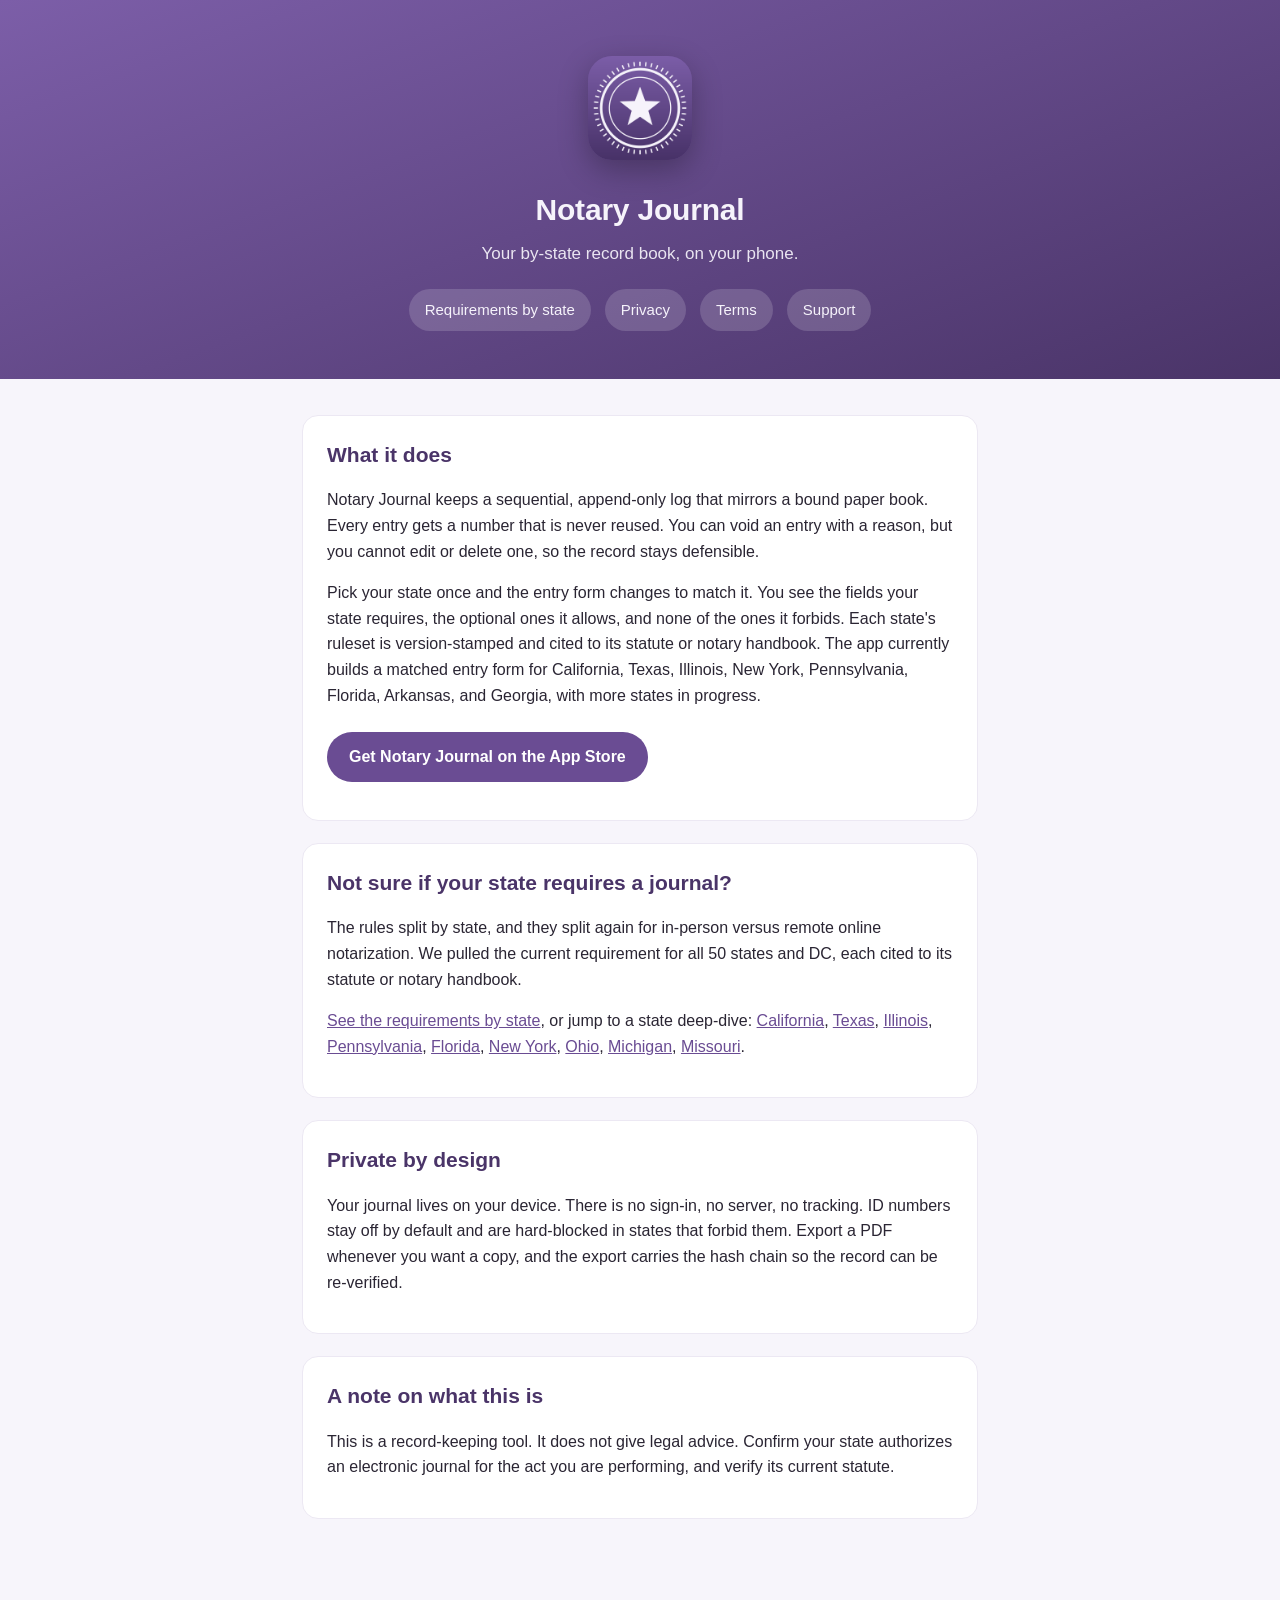
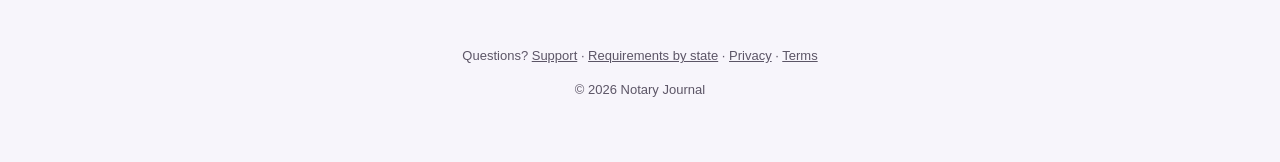
<file: index.html>
<!DOCTYPE html>
<html lang="en">
<head>
<meta charset="utf-8">
<meta name="viewport" content="width=device-width, initial-scale=1">
<title>Notary Journal</title>
<meta name="description" content="A sequential, by-state notary journal that lives on your device. Append-only entries, per-state field rules, and audit-ready export. Works fully offline.">
<link rel="stylesheet" href="style.css">
</head>
<body>
<header class="hero">
  <img class="icon" src="icon.png" alt="Notary Journal icon">
  <h1>Notary Journal</h1>
  <p class="tag">Your by-state record book, on your phone.</p>
  <div class="nav">
    <a href="states.html">Requirements by state</a>
    <a href="privacy.html">Privacy</a>
    <a href="terms.html">Terms</a>
    <a href="support.html">Support</a>
  </div>
</header>
<main>
  <div class="card">
    <h2>What it does</h2>
    <p>Notary Journal keeps a sequential, append-only log that mirrors a bound paper book. Every entry gets a number that is never reused. You can void an entry with a reason, but you cannot edit or delete one, so the record stays defensible.</p>
    <p>Pick your state once and the entry form changes to match it. You see the fields your state requires, the optional ones it allows, and none of the ones it forbids. Each state's ruleset is version-stamped and cited to its statute or notary handbook. The app currently builds a matched entry form for California, Texas, Illinois, New York, Pennsylvania, Florida, Arkansas, and Georgia, with more states in progress.</p>
    <p><a class="cta" href="https://apps.apple.com/app/id6786334880">Get Notary Journal on the App Store</a></p>
  </div>
  <div class="card">
    <h2>Not sure if your state requires a journal?</h2>
    <p>The rules split by state, and they split again for in-person versus remote online notarization. We pulled the current requirement for all 50 states and DC, each cited to its statute or notary handbook.</p>
    <p><a href="states.html">See the requirements by state</a>, or jump to a state deep-dive:
      <a href="california.html">California</a>,
      <a href="texas.html">Texas</a>,
      <a href="illinois.html">Illinois</a>,
      <a href="pennsylvania.html">Pennsylvania</a>,
      <a href="florida.html">Florida</a>,
      <a href="new-york.html">New York</a>,
      <a href="ohio.html">Ohio</a>,
      <a href="michigan.html">Michigan</a>,
      <a href="missouri.html">Missouri</a>.</p>
  </div>
  <div class="card">
    <h2>Private by design</h2>
    <p>Your journal lives on your device. There is no sign-in, no server, no tracking. ID numbers stay off by default and are hard-blocked in states that forbid them. Export a PDF whenever you want a copy, and the export carries the hash chain so the record can be re-verified.</p>
  </div>
  <div class="card">
    <h2>A note on what this is</h2>
    <p>This is a record-keeping tool. It does not give legal advice. Confirm your state authorizes an electronic journal for the act you are performing, and verify its current statute.</p>
  </div>
</main>
<footer>
  <p>Questions? <a href="support.html">Support</a> &middot; <a href="states.html">Requirements by state</a> &middot; <a href="privacy.html">Privacy</a> &middot; <a href="terms.html">Terms</a></p>
  <p>&copy; 2026 Notary Journal</p>
</footer>
</body>
</html>
</file>
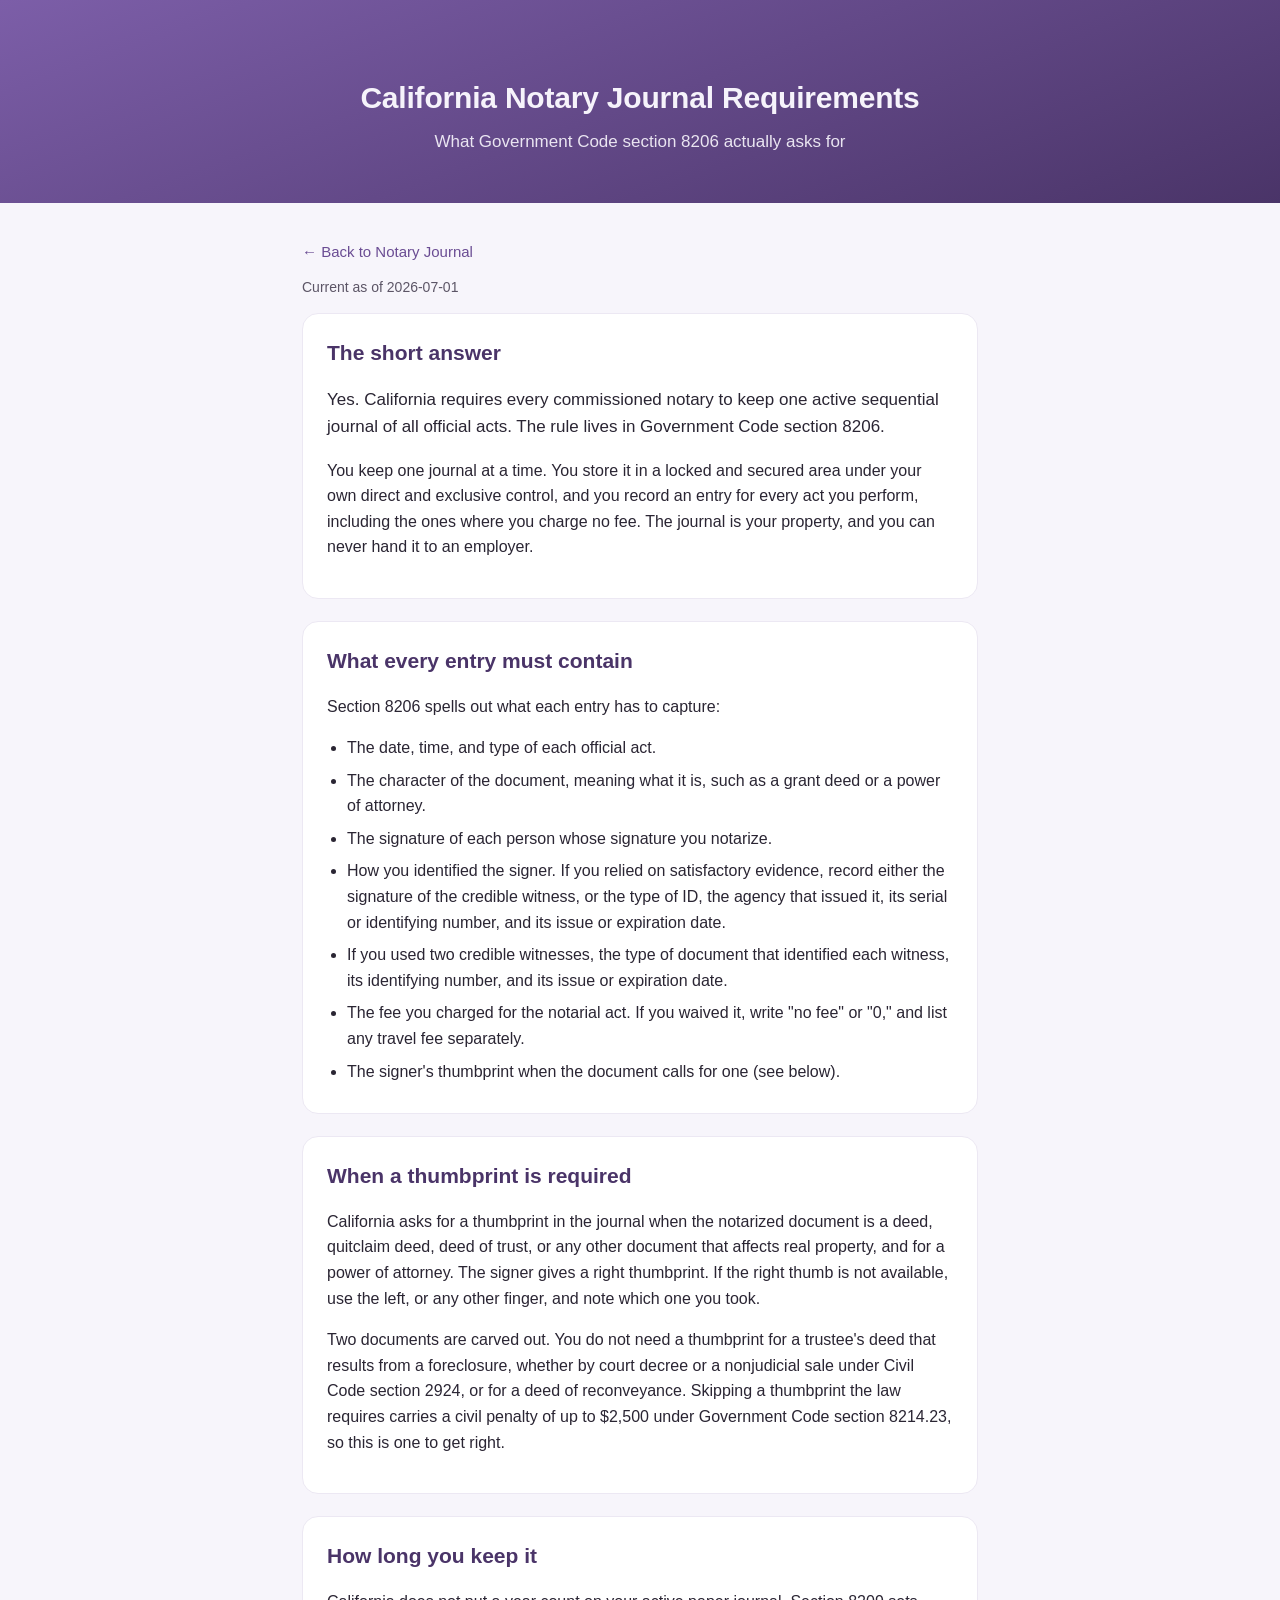
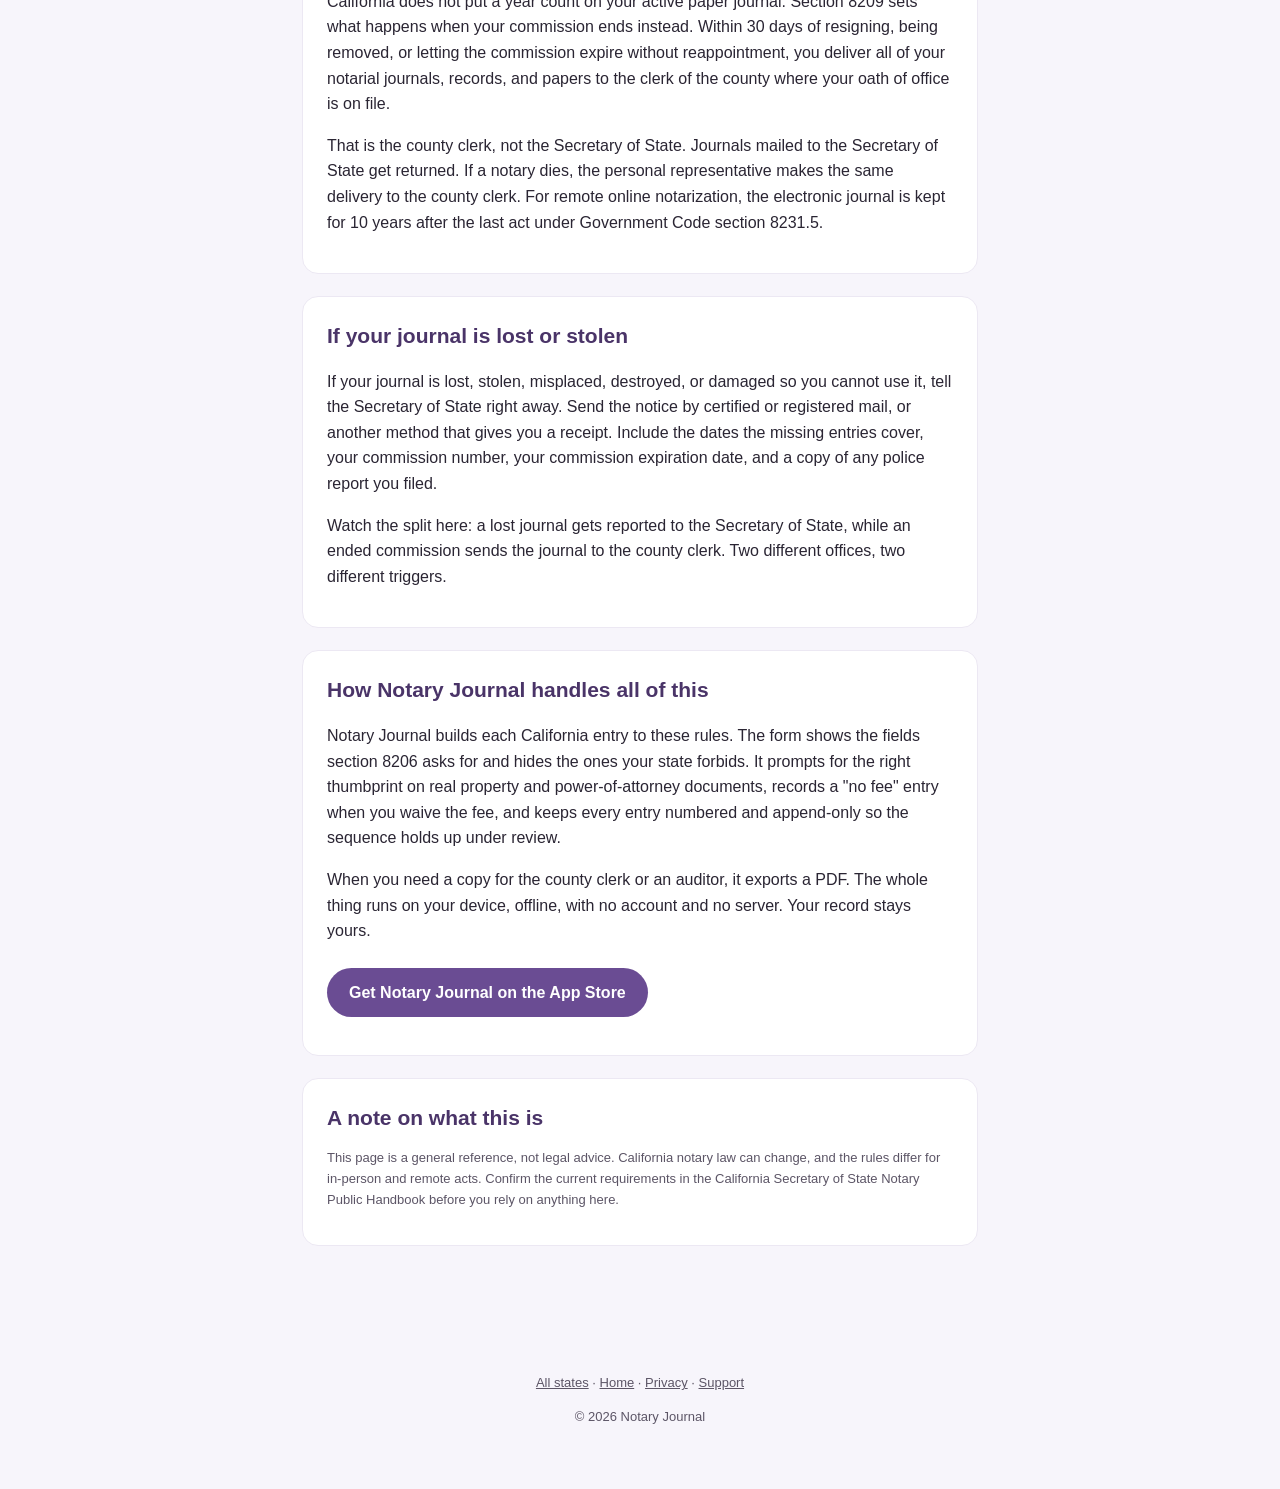
<file: california.html>
<!DOCTYPE html>
<html lang="en">
<head>
<meta charset="utf-8">
<meta name="viewport" content="width=device-width, initial-scale=1">
<title>California Notary Journal Requirements (2026) &mdash; Notary Journal</title>
<meta name="description" content="What California requires in a notary journal: the fields Government Code section 8206 asks for, when a thumbprint is needed, how long to keep the journal, and what to do if it is lost. Current as of 2026.">
<link rel="stylesheet" href="style.css">
</head>
<body>
<header class="hero">
  <h1>California Notary Journal Requirements</h1>
  <p class="tag">What Government Code section 8206 actually asks for</p>
</header>
<main>
  <a class="back" href="index.html">&larr; Back to Notary Journal</a>
  <p class="updated">Current as of 2026-07-01</p>

  <div class="card">
    <h2>The short answer</h2>
    <p class="lede">Yes. California requires every commissioned notary to keep one active sequential journal of all official acts. The rule lives in Government Code section 8206.</p>
    <p>You keep one journal at a time. You store it in a locked and secured area under your own direct and exclusive control, and you record an entry for every act you perform, including the ones where you charge no fee. The journal is your property, and you can never hand it to an employer.</p>
  </div>

  <div class="card">
    <h2>What every entry must contain</h2>
    <p>Section 8206 spells out what each entry has to capture:</p>
    <ul class="spec">
      <li>The date, time, and type of each official act.</li>
      <li>The character of the document, meaning what it is, such as a grant deed or a power of attorney.</li>
      <li>The signature of each person whose signature you notarize.</li>
      <li>How you identified the signer. If you relied on satisfactory evidence, record either the signature of the credible witness, or the type of ID, the agency that issued it, its serial or identifying number, and its issue or expiration date.</li>
      <li>If you used two credible witnesses, the type of document that identified each witness, its identifying number, and its issue or expiration date.</li>
      <li>The fee you charged for the notarial act. If you waived it, write "no fee" or "0," and list any travel fee separately.</li>
      <li>The signer's thumbprint when the document calls for one (see below).</li>
    </ul>
  </div>

  <div class="card">
    <h2>When a thumbprint is required</h2>
    <p>California asks for a thumbprint in the journal when the notarized document is a deed, quitclaim deed, deed of trust, or any other document that affects real property, and for a power of attorney. The signer gives a right thumbprint. If the right thumb is not available, use the left, or any other finger, and note which one you took.</p>
    <p>Two documents are carved out. You do not need a thumbprint for a trustee's deed that results from a foreclosure, whether by court decree or a nonjudicial sale under Civil Code section 2924, or for a deed of reconveyance. Skipping a thumbprint the law requires carries a civil penalty of up to $2,500 under Government Code section 8214.23, so this is one to get right.</p>
  </div>

  <div class="card">
    <h2>How long you keep it</h2>
    <p>California does not put a year count on your active paper journal. Section 8209 sets what happens when your commission ends instead. Within 30 days of resigning, being removed, or letting the commission expire without reappointment, you deliver all of your notarial journals, records, and papers to the clerk of the county where your oath of office is on file.</p>
    <p>That is the county clerk, not the Secretary of State. Journals mailed to the Secretary of State get returned. If a notary dies, the personal representative makes the same delivery to the county clerk. For remote online notarization, the electronic journal is kept for 10 years after the last act under Government Code section 8231.5.</p>
  </div>

  <div class="card">
    <h2>If your journal is lost or stolen</h2>
    <p>If your journal is lost, stolen, misplaced, destroyed, or damaged so you cannot use it, tell the Secretary of State right away. Send the notice by certified or registered mail, or another method that gives you a receipt. Include the dates the missing entries cover, your commission number, your commission expiration date, and a copy of any police report you filed.</p>
    <p>Watch the split here: a lost journal gets reported to the Secretary of State, while an ended commission sends the journal to the county clerk. Two different offices, two different triggers.</p>
  </div>

  <div class="card">
    <h2>How Notary Journal handles all of this</h2>
    <p>Notary Journal builds each California entry to these rules. The form shows the fields section 8206 asks for and hides the ones your state forbids. It prompts for the right thumbprint on real property and power-of-attorney documents, records a "no fee" entry when you waive the fee, and keeps every entry numbered and append-only so the sequence holds up under review.</p>
    <p>When you need a copy for the county clerk or an auditor, it exports a PDF. The whole thing runs on your device, offline, with no account and no server. Your record stays yours.</p>
    <p><a class="cta" href="https://apps.apple.com/app/id6786334880">Get Notary Journal on the App Store</a></p>
  </div>

  <div class="card">
    <h2>A note on what this is</h2>
    <p class="subnote">This page is a general reference, not legal advice. California notary law can change, and the rules differ for in-person and remote acts. Confirm the current requirements in the California Secretary of State Notary Public Handbook before you rely on anything here.</p>
  </div>
</main>
<footer>
  <p><a href="states.html">All states</a> &middot; <a href="index.html">Home</a> &middot; <a href="privacy.html">Privacy</a> &middot; <a href="support.html">Support</a></p>
  <p>&copy; 2026 Notary Journal</p>
</footer>
</body>
</html>
</file>
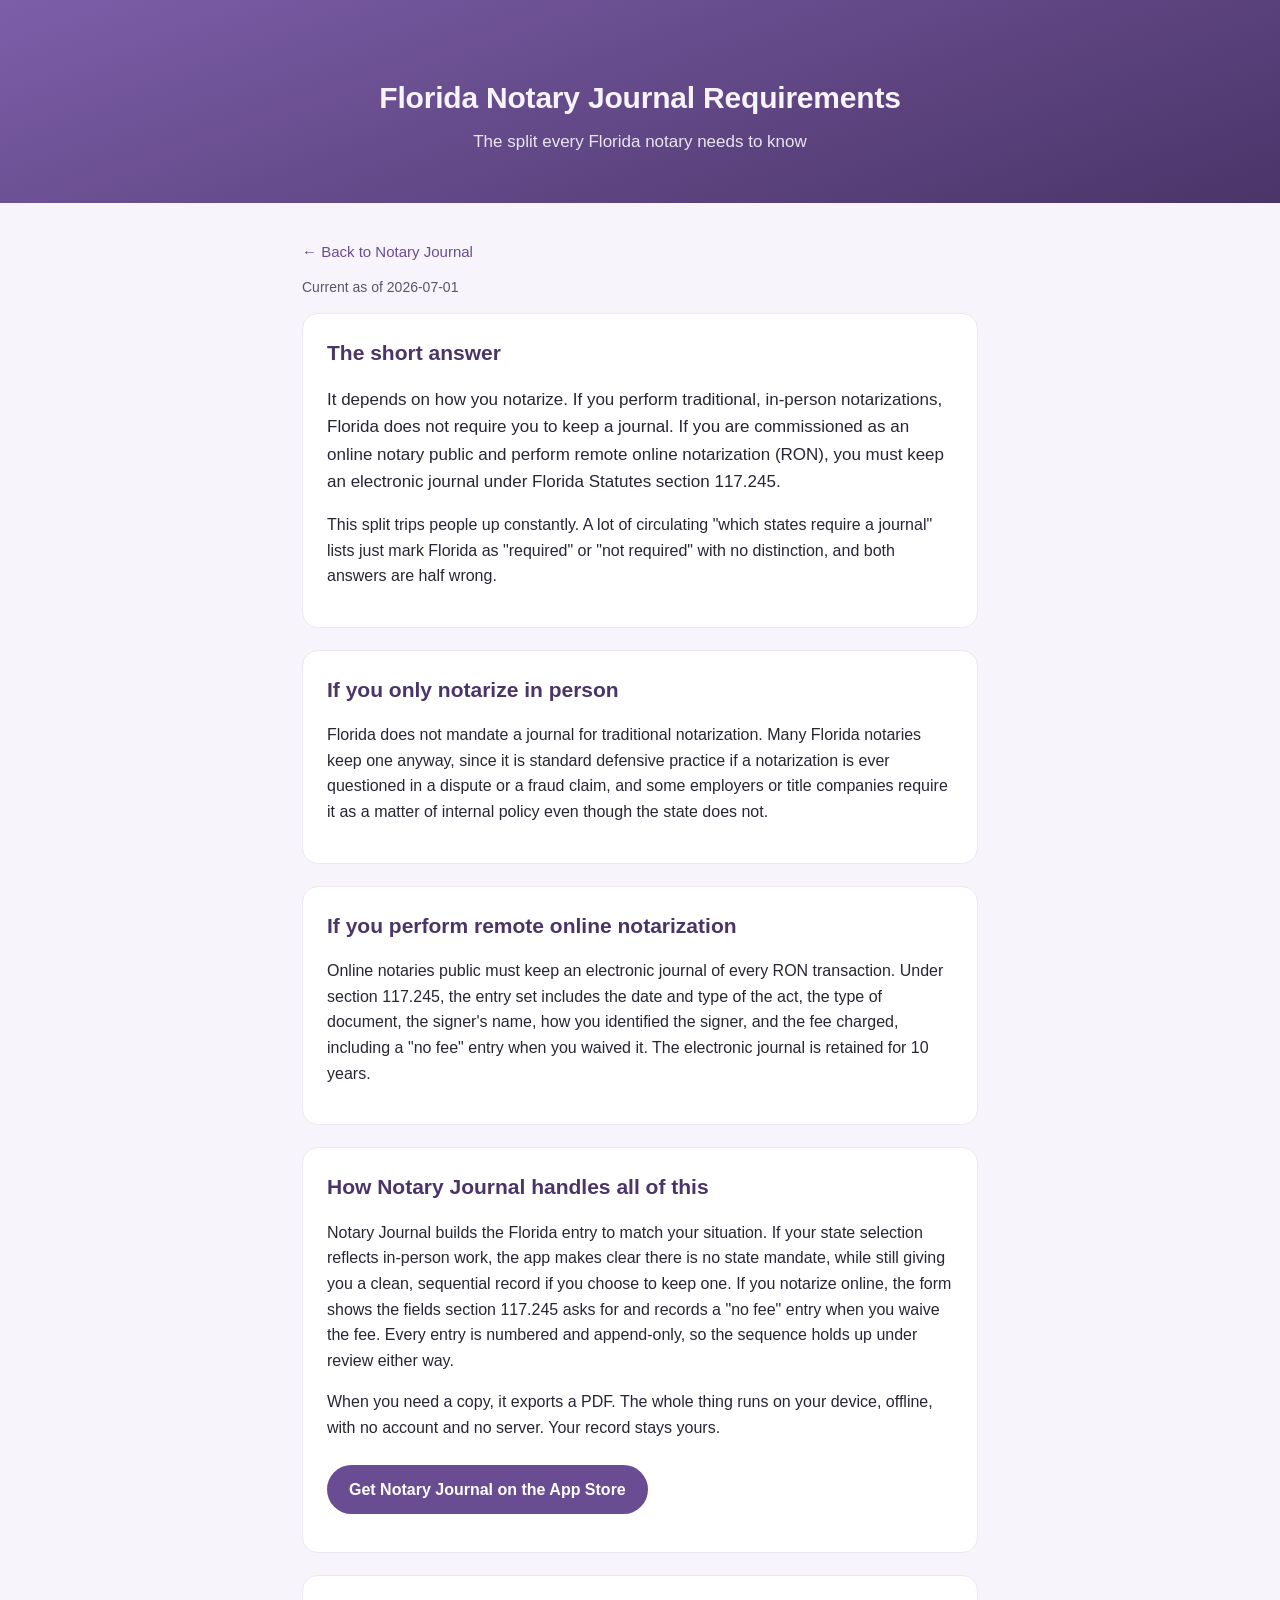
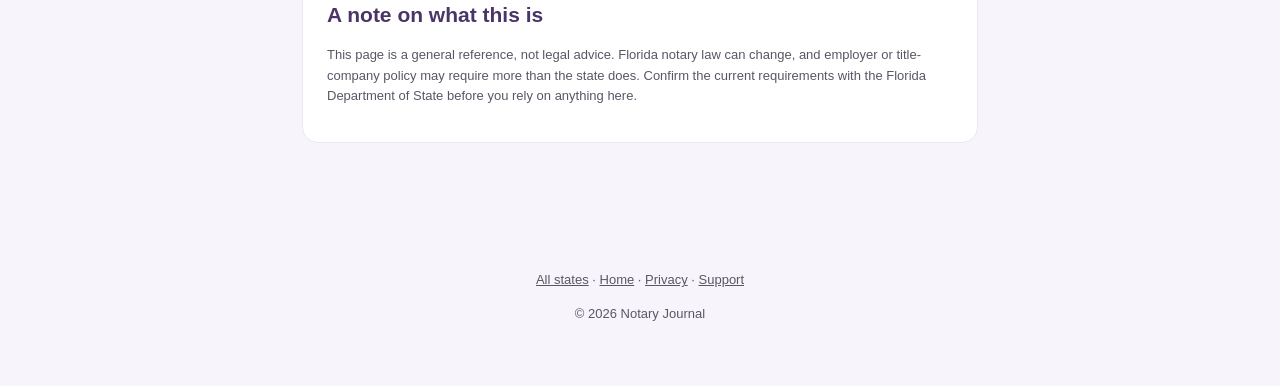
<file: florida.html>
<!DOCTYPE html>
<html lang="en">
<head>
<meta charset="utf-8">
<meta name="viewport" content="width=device-width, initial-scale=1">
<title>Florida Notary Journal Requirements (2026) &mdash; Notary Journal</title>
<meta name="description" content="Does Florida require a notary journal? Not for in-person notarization -- but online notaries must keep an electronic journal under Florida Statutes section 117.245. Current as of 2026.">
<link rel="stylesheet" href="style.css">
</head>
<body>
<header class="hero">
  <h1>Florida Notary Journal Requirements</h1>
  <p class="tag">The split every Florida notary needs to know</p>
</header>
<main>
  <a class="back" href="index.html">&larr; Back to Notary Journal</a>
  <p class="updated">Current as of 2026-07-01</p>

  <div class="card">
    <h2>The short answer</h2>
    <p class="lede">It depends on how you notarize. If you perform traditional, in-person notarizations, Florida does not require you to keep a journal. If you are commissioned as an online notary public and perform remote online notarization (RON), you must keep an electronic journal under Florida Statutes section 117.245.</p>
    <p>This split trips people up constantly. A lot of circulating "which states require a journal" lists just mark Florida as "required" or "not required" with no distinction, and both answers are half wrong.</p>
  </div>

  <div class="card">
    <h2>If you only notarize in person</h2>
    <p>Florida does not mandate a journal for traditional notarization. Many Florida notaries keep one anyway, since it is standard defensive practice if a notarization is ever questioned in a dispute or a fraud claim, and some employers or title companies require it as a matter of internal policy even though the state does not.</p>
  </div>

  <div class="card">
    <h2>If you perform remote online notarization</h2>
    <p>Online notaries public must keep an electronic journal of every RON transaction. Under section 117.245, the entry set includes the date and type of the act, the type of document, the signer's name, how you identified the signer, and the fee charged, including a "no fee" entry when you waived it. The electronic journal is retained for 10 years.</p>
  </div>

  <div class="card">
    <h2>How Notary Journal handles all of this</h2>
    <p>Notary Journal builds the Florida entry to match your situation. If your state selection reflects in-person work, the app makes clear there is no state mandate, while still giving you a clean, sequential record if you choose to keep one. If you notarize online, the form shows the fields section 117.245 asks for and records a "no fee" entry when you waive the fee. Every entry is numbered and append-only, so the sequence holds up under review either way.</p>
    <p>When you need a copy, it exports a PDF. The whole thing runs on your device, offline, with no account and no server. Your record stays yours.</p>
    <p><a class="cta" href="https://apps.apple.com/app/id6786334880">Get Notary Journal on the App Store</a></p>
  </div>

  <div class="card">
    <h2>A note on what this is</h2>
    <p class="subnote">This page is a general reference, not legal advice. Florida notary law can change, and employer or title-company policy may require more than the state does. Confirm the current requirements with the Florida Department of State before you rely on anything here.</p>
  </div>
</main>
<footer>
  <p><a href="states.html">All states</a> &middot; <a href="index.html">Home</a> &middot; <a href="privacy.html">Privacy</a> &middot; <a href="support.html">Support</a></p>
  <p>&copy; 2026 Notary Journal</p>
</footer>
</body>
</html>
</file>
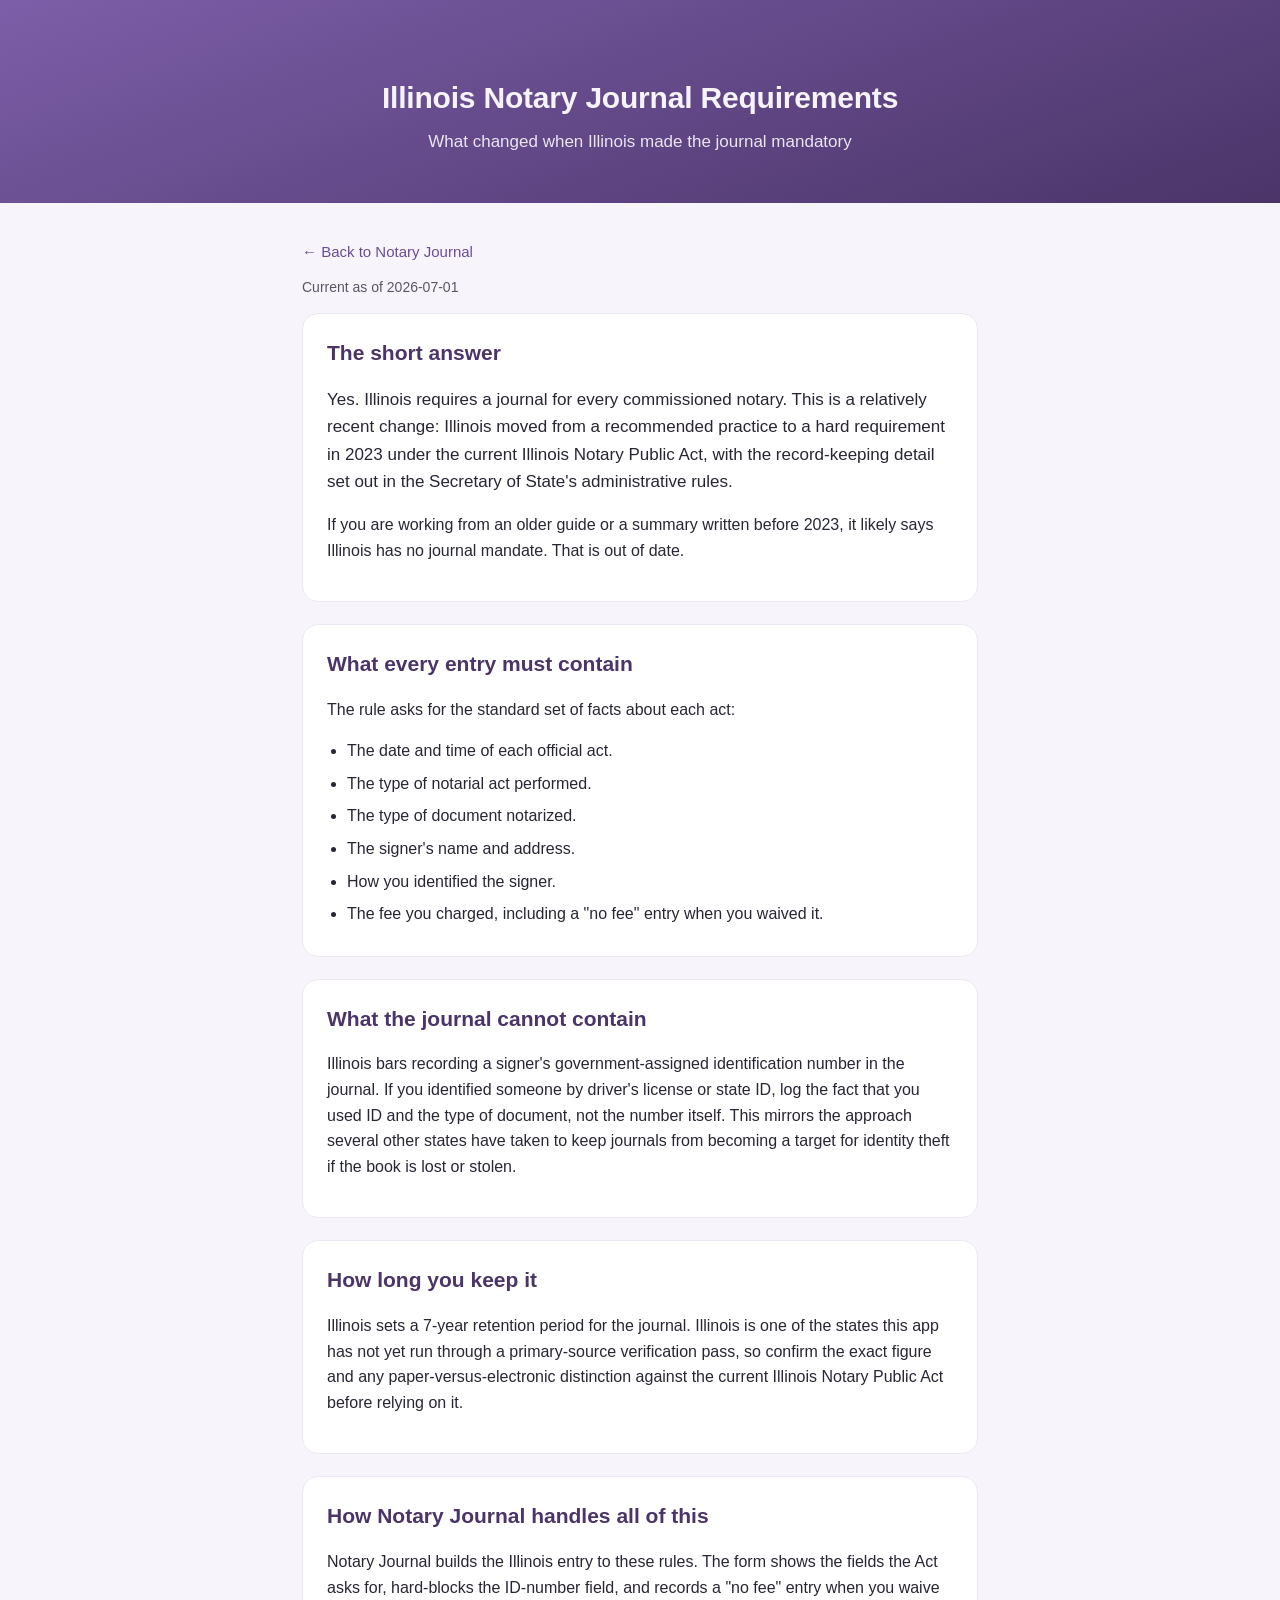
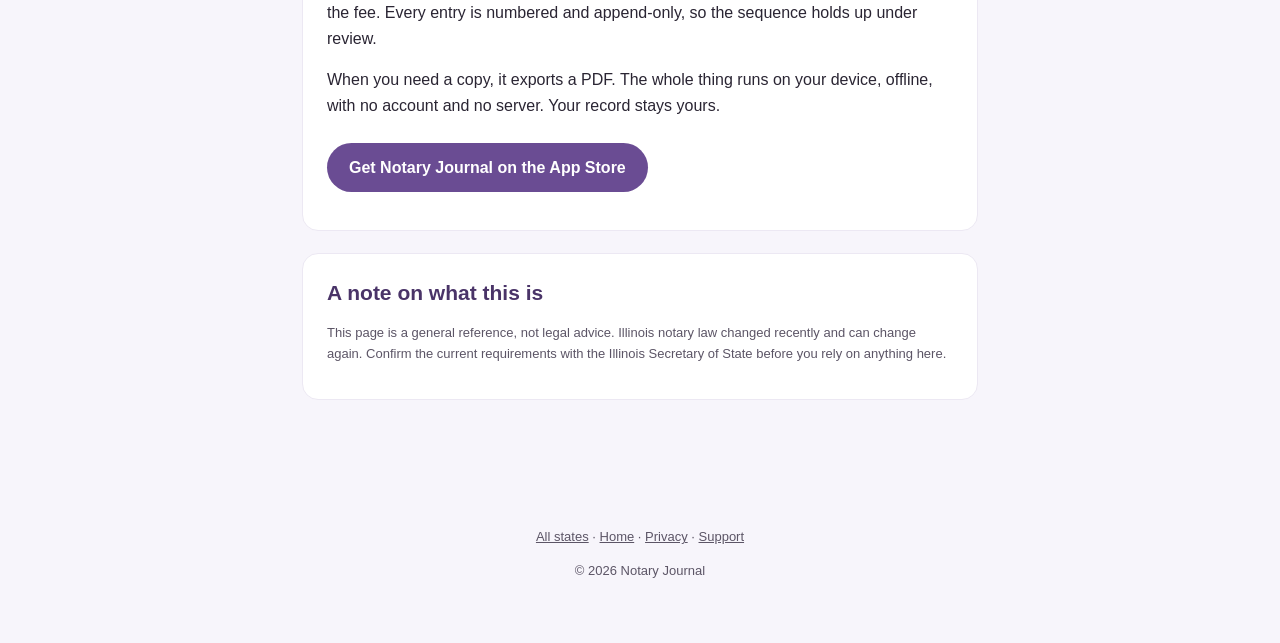
<file: illinois.html>
<!DOCTYPE html>
<html lang="en">
<head>
<meta charset="utf-8">
<meta name="viewport" content="width=device-width, initial-scale=1">
<title>Illinois Notary Journal Requirements (2026) &mdash; Notary Journal</title>
<meta name="description" content="What Illinois requires in a notary journal since the 2023 law change: the fields the Illinois Notary Public Act asks for, retention periods for paper versus electronic records, and what the journal cannot contain. Current as of 2026.">
<link rel="stylesheet" href="style.css">
</head>
<body>
<header class="hero">
  <h1>Illinois Notary Journal Requirements</h1>
  <p class="tag">What changed when Illinois made the journal mandatory</p>
</header>
<main>
  <a class="back" href="index.html">&larr; Back to Notary Journal</a>
  <p class="updated">Current as of 2026-07-01</p>

  <div class="card">
    <h2>The short answer</h2>
    <p class="lede">Yes. Illinois requires a journal for every commissioned notary. This is a relatively recent change: Illinois moved from a recommended practice to a hard requirement in 2023 under the current Illinois Notary Public Act, with the record-keeping detail set out in the Secretary of State's administrative rules.</p>
    <p>If you are working from an older guide or a summary written before 2023, it likely says Illinois has no journal mandate. That is out of date.</p>
  </div>

  <div class="card">
    <h2>What every entry must contain</h2>
    <p>The rule asks for the standard set of facts about each act:</p>
    <ul class="spec">
      <li>The date and time of each official act.</li>
      <li>The type of notarial act performed.</li>
      <li>The type of document notarized.</li>
      <li>The signer's name and address.</li>
      <li>How you identified the signer.</li>
      <li>The fee you charged, including a "no fee" entry when you waived it.</li>
    </ul>
  </div>

  <div class="card">
    <h2>What the journal cannot contain</h2>
    <p>Illinois bars recording a signer's government-assigned identification number in the journal. If you identified someone by driver's license or state ID, log the fact that you used ID and the type of document, not the number itself. This mirrors the approach several other states have taken to keep journals from becoming a target for identity theft if the book is lost or stolen.</p>
  </div>

  <div class="card">
    <h2>How long you keep it</h2>
    <p>Illinois sets a 7-year retention period for the journal. Illinois is one of the states this app has not yet run through a primary-source verification pass, so confirm the exact figure and any paper-versus-electronic distinction against the current Illinois Notary Public Act before relying on it.</p>
  </div>

  <div class="card">
    <h2>How Notary Journal handles all of this</h2>
    <p>Notary Journal builds the Illinois entry to these rules. The form shows the fields the Act asks for, hard-blocks the ID-number field, and records a "no fee" entry when you waive the fee. Every entry is numbered and append-only, so the sequence holds up under review.</p>
    <p>When you need a copy, it exports a PDF. The whole thing runs on your device, offline, with no account and no server. Your record stays yours.</p>
    <p><a class="cta" href="https://apps.apple.com/app/id6786334880">Get Notary Journal on the App Store</a></p>
  </div>

  <div class="card">
    <h2>A note on what this is</h2>
    <p class="subnote">This page is a general reference, not legal advice. Illinois notary law changed recently and can change again. Confirm the current requirements with the Illinois Secretary of State before you rely on anything here.</p>
  </div>
</main>
<footer>
  <p><a href="states.html">All states</a> &middot; <a href="index.html">Home</a> &middot; <a href="privacy.html">Privacy</a> &middot; <a href="support.html">Support</a></p>
  <p>&copy; 2026 Notary Journal</p>
</footer>
</body>
</html>
</file>
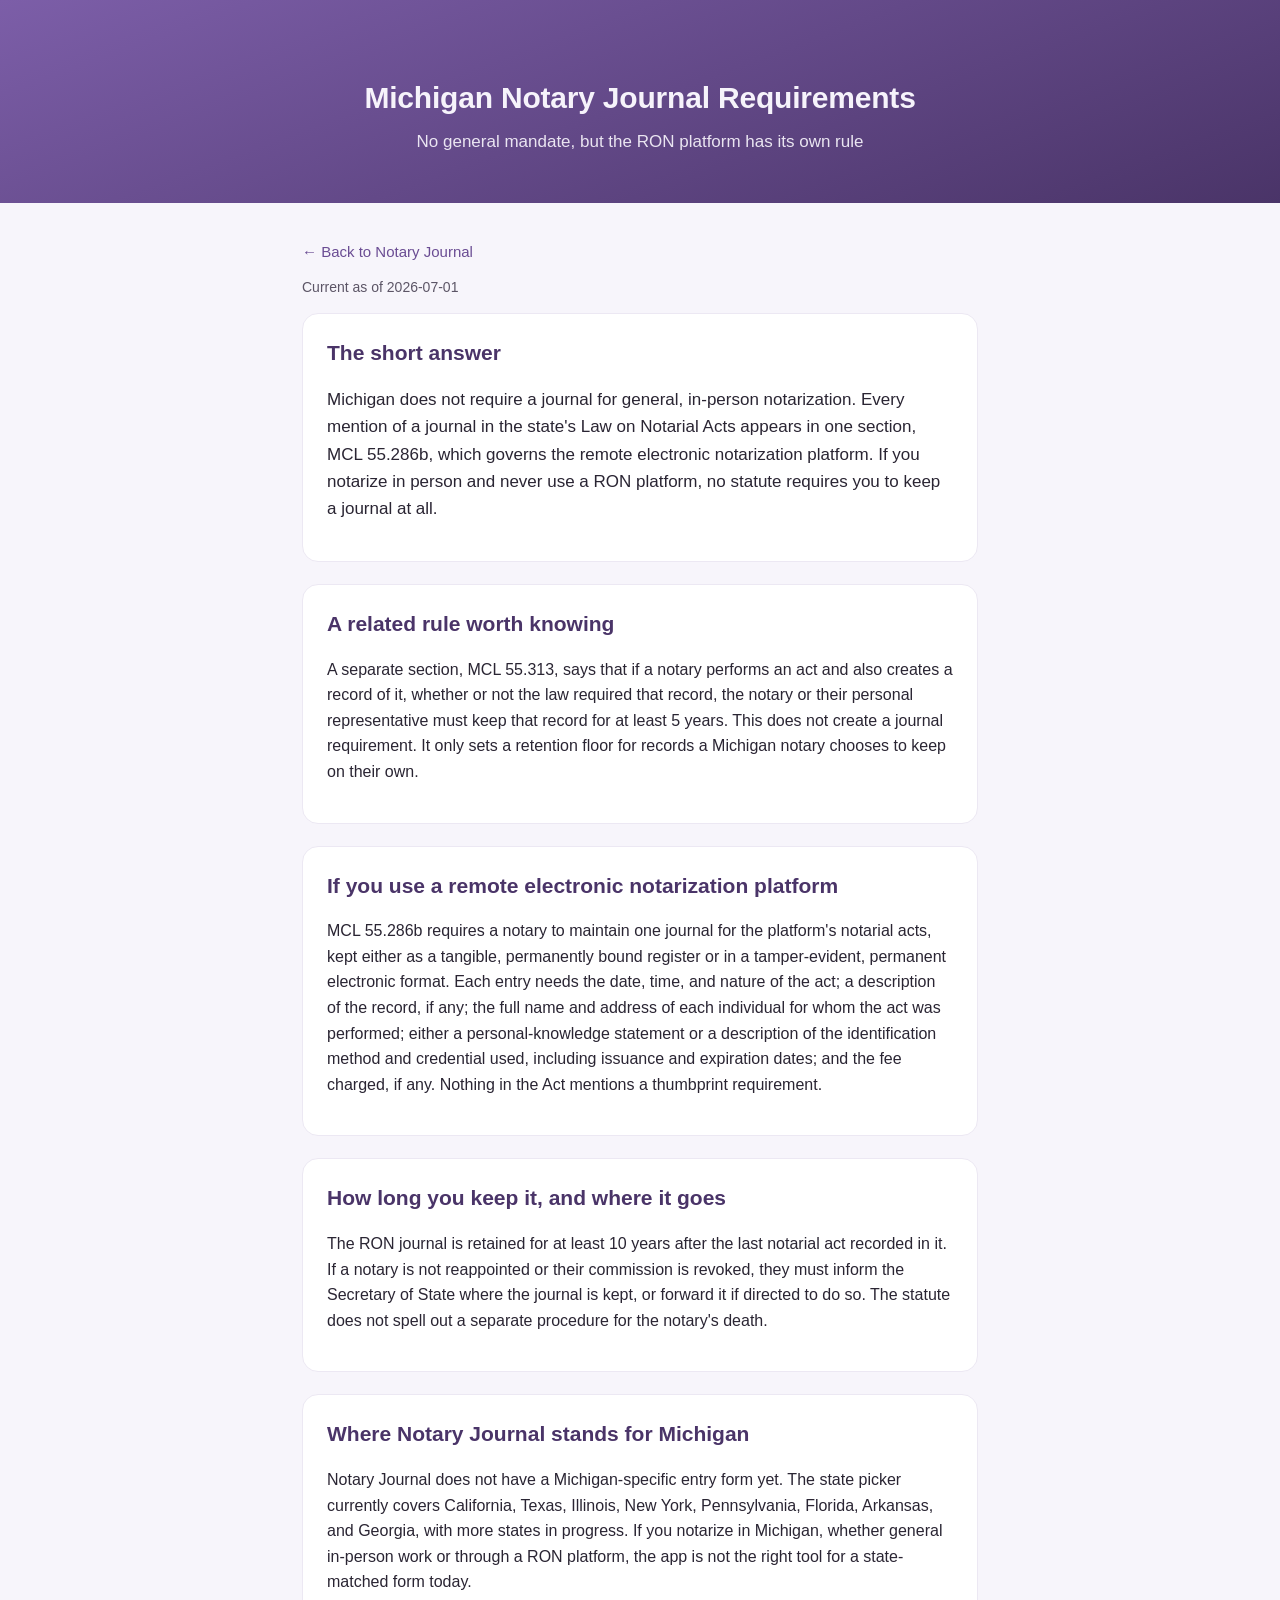
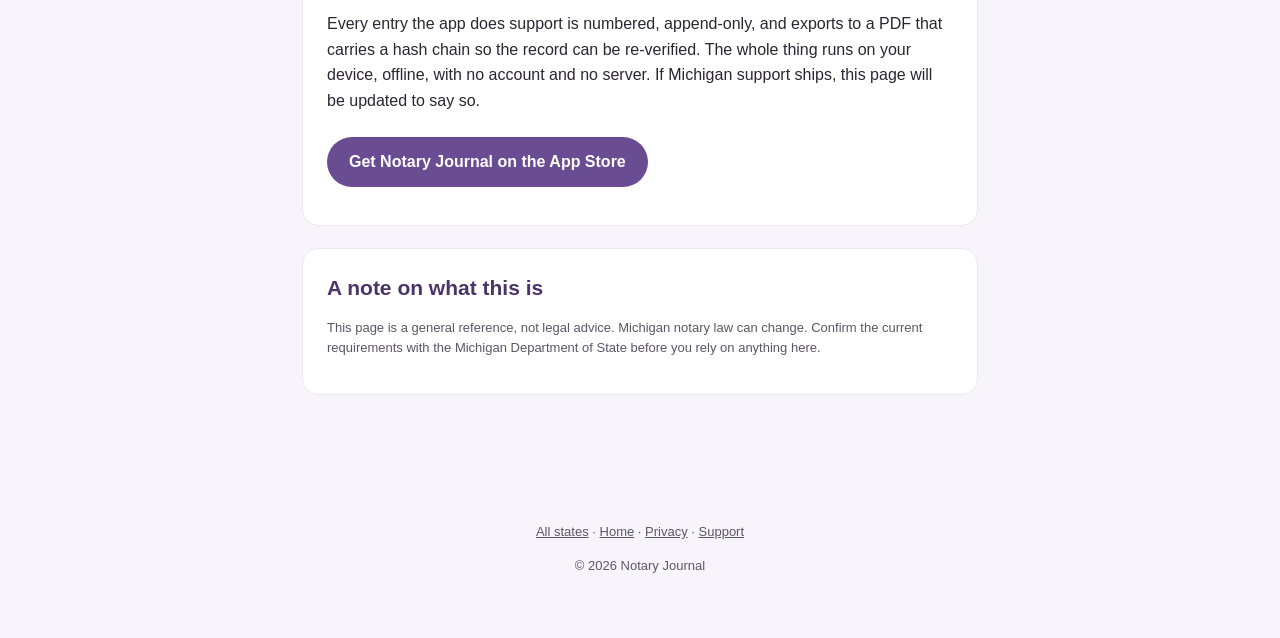
<file: michigan.html>
<!DOCTYPE html>
<html lang="en">
<head>
<meta charset="utf-8">
<meta name="viewport" content="width=device-width, initial-scale=1">
<title>Michigan Notary Journal Requirements (2026) &mdash; Notary Journal</title>
<meta name="description" content="Does Michigan require a notary journal? Not for general in-person notarization -- but the remote electronic notarization platform requires one under MCL 55.286b, retained 10 years. Current as of 2026.">
<link rel="stylesheet" href="style.css">
</head>
<body>
<header class="hero">
  <h1>Michigan Notary Journal Requirements</h1>
  <p class="tag">No general mandate, but the RON platform has its own rule</p>
</header>
<main>
  <a class="back" href="index.html">&larr; Back to Notary Journal</a>
  <p class="updated">Current as of 2026-07-01</p>

  <div class="card">
    <h2>The short answer</h2>
    <p class="lede">Michigan does not require a journal for general, in-person notarization. Every mention of a journal in the state's Law on Notarial Acts appears in one section, MCL 55.286b, which governs the remote electronic notarization platform. If you notarize in person and never use a RON platform, no statute requires you to keep a journal at all.</p>
  </div>

  <div class="card">
    <h2>A related rule worth knowing</h2>
    <p>A separate section, MCL 55.313, says that if a notary performs an act and also creates a record of it, whether or not the law required that record, the notary or their personal representative must keep that record for at least 5 years. This does not create a journal requirement. It only sets a retention floor for records a Michigan notary chooses to keep on their own.</p>
  </div>

  <div class="card">
    <h2>If you use a remote electronic notarization platform</h2>
    <p>MCL 55.286b requires a notary to maintain one journal for the platform's notarial acts, kept either as a tangible, permanently bound register or in a tamper-evident, permanent electronic format. Each entry needs the date, time, and nature of the act; a description of the record, if any; the full name and address of each individual for whom the act was performed; either a personal-knowledge statement or a description of the identification method and credential used, including issuance and expiration dates; and the fee charged, if any. Nothing in the Act mentions a thumbprint requirement.</p>
  </div>

  <div class="card">
    <h2>How long you keep it, and where it goes</h2>
    <p>The RON journal is retained for at least 10 years after the last notarial act recorded in it. If a notary is not reappointed or their commission is revoked, they must inform the Secretary of State where the journal is kept, or forward it if directed to do so. The statute does not spell out a separate procedure for the notary's death.</p>
  </div>

  <div class="card">
    <h2>Where Notary Journal stands for Michigan</h2>
    <p>Notary Journal does not have a Michigan-specific entry form yet. The state picker currently covers California, Texas, Illinois, New York, Pennsylvania, Florida, Arkansas, and Georgia, with more states in progress. If you notarize in Michigan, whether general in-person work or through a RON platform, the app is not the right tool for a state-matched form today.</p>
    <p>Every entry the app does support is numbered, append-only, and exports to a PDF that carries a hash chain so the record can be re-verified. The whole thing runs on your device, offline, with no account and no server. If Michigan support ships, this page will be updated to say so.</p>
    <p><a class="cta" href="https://apps.apple.com/app/id6786334880">Get Notary Journal on the App Store</a></p>
  </div>

  <div class="card">
    <h2>A note on what this is</h2>
    <p class="subnote">This page is a general reference, not legal advice. Michigan notary law can change. Confirm the current requirements with the Michigan Department of State before you rely on anything here.</p>
  </div>
</main>
<footer>
  <p><a href="states.html">All states</a> &middot; <a href="index.html">Home</a> &middot; <a href="privacy.html">Privacy</a> &middot; <a href="support.html">Support</a></p>
  <p>&copy; 2026 Notary Journal</p>
</footer>
</body>
</html>
</file>
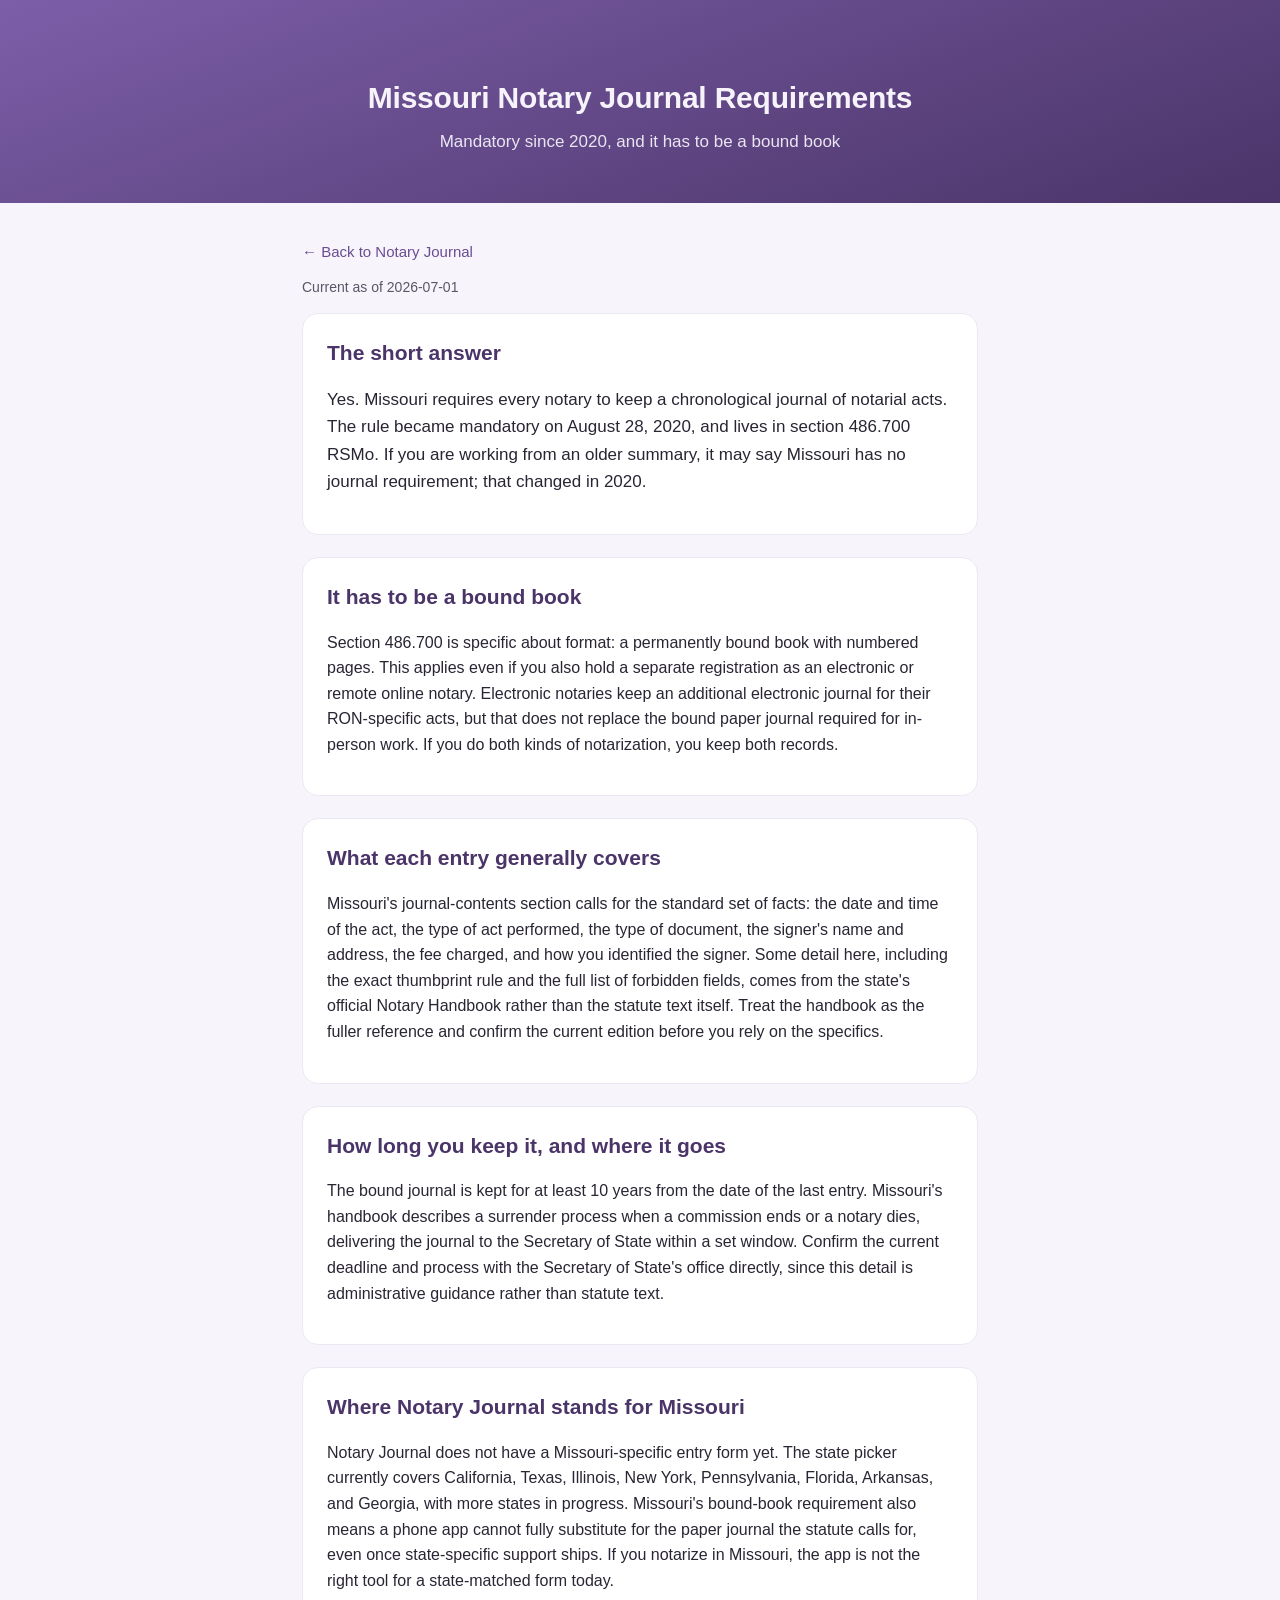
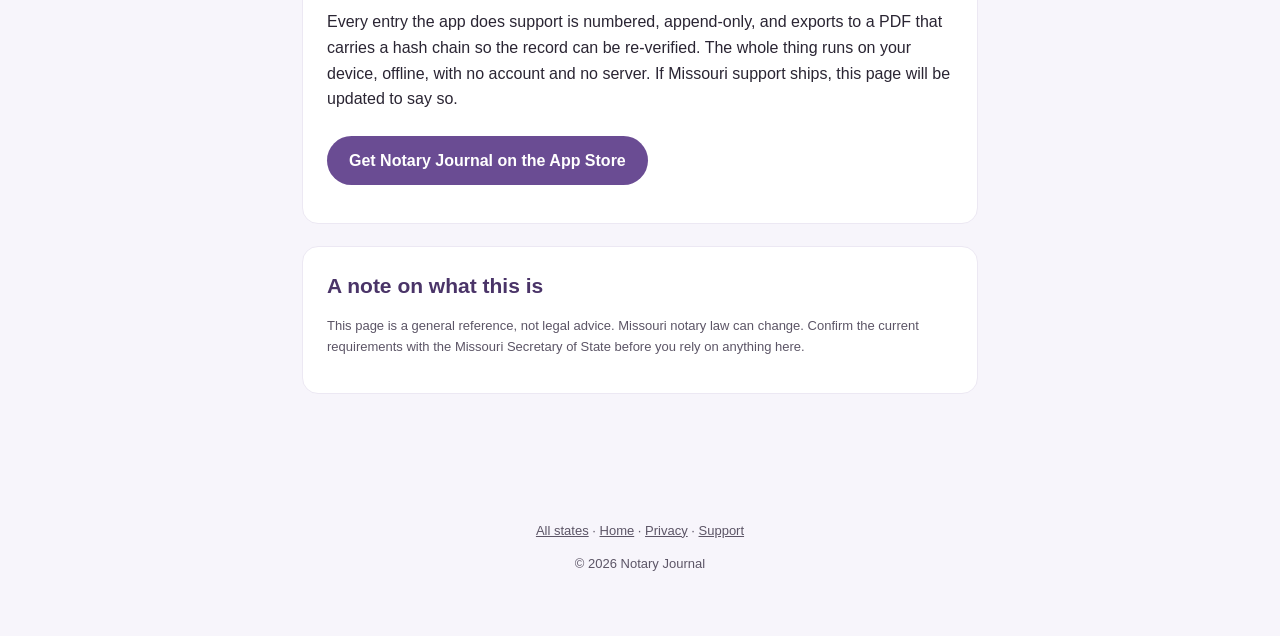
<file: missouri.html>
<!DOCTYPE html>
<html lang="en">
<head>
<meta charset="utf-8">
<meta name="viewport" content="width=device-width, initial-scale=1">
<title>Missouri Notary Journal Requirements (2026) &mdash; Notary Journal</title>
<meta name="description" content="What Missouri requires in a notary journal since the 2020 law change: a permanently bound book under section 486.700 RSMo, kept for 10 years. Current as of 2026.">
<link rel="stylesheet" href="style.css">
</head>
<body>
<header class="hero">
  <h1>Missouri Notary Journal Requirements</h1>
  <p class="tag">Mandatory since 2020, and it has to be a bound book</p>
</header>
<main>
  <a class="back" href="index.html">&larr; Back to Notary Journal</a>
  <p class="updated">Current as of 2026-07-01</p>

  <div class="card">
    <h2>The short answer</h2>
    <p class="lede">Yes. Missouri requires every notary to keep a chronological journal of notarial acts. The rule became mandatory on August 28, 2020, and lives in section 486.700 RSMo. If you are working from an older summary, it may say Missouri has no journal requirement; that changed in 2020.</p>
  </div>

  <div class="card">
    <h2>It has to be a bound book</h2>
    <p>Section 486.700 is specific about format: a permanently bound book with numbered pages. This applies even if you also hold a separate registration as an electronic or remote online notary. Electronic notaries keep an additional electronic journal for their RON-specific acts, but that does not replace the bound paper journal required for in-person work. If you do both kinds of notarization, you keep both records.</p>
  </div>

  <div class="card">
    <h2>What each entry generally covers</h2>
    <p>Missouri's journal-contents section calls for the standard set of facts: the date and time of the act, the type of act performed, the type of document, the signer's name and address, the fee charged, and how you identified the signer. Some detail here, including the exact thumbprint rule and the full list of forbidden fields, comes from the state's official Notary Handbook rather than the statute text itself. Treat the handbook as the fuller reference and confirm the current edition before you rely on the specifics.</p>
  </div>

  <div class="card">
    <h2>How long you keep it, and where it goes</h2>
    <p>The bound journal is kept for at least 10 years from the date of the last entry. Missouri's handbook describes a surrender process when a commission ends or a notary dies, delivering the journal to the Secretary of State within a set window. Confirm the current deadline and process with the Secretary of State's office directly, since this detail is administrative guidance rather than statute text.</p>
  </div>

  <div class="card">
    <h2>Where Notary Journal stands for Missouri</h2>
    <p>Notary Journal does not have a Missouri-specific entry form yet. The state picker currently covers California, Texas, Illinois, New York, Pennsylvania, Florida, Arkansas, and Georgia, with more states in progress. Missouri's bound-book requirement also means a phone app cannot fully substitute for the paper journal the statute calls for, even once state-specific support ships. If you notarize in Missouri, the app is not the right tool for a state-matched form today.</p>
    <p>Every entry the app does support is numbered, append-only, and exports to a PDF that carries a hash chain so the record can be re-verified. The whole thing runs on your device, offline, with no account and no server. If Missouri support ships, this page will be updated to say so.</p>
    <p><a class="cta" href="https://apps.apple.com/app/id6786334880">Get Notary Journal on the App Store</a></p>
  </div>

  <div class="card">
    <h2>A note on what this is</h2>
    <p class="subnote">This page is a general reference, not legal advice. Missouri notary law can change. Confirm the current requirements with the Missouri Secretary of State before you rely on anything here.</p>
  </div>
</main>
<footer>
  <p><a href="states.html">All states</a> &middot; <a href="index.html">Home</a> &middot; <a href="privacy.html">Privacy</a> &middot; <a href="support.html">Support</a></p>
  <p>&copy; 2026 Notary Journal</p>
</footer>
</body>
</html>
</file>
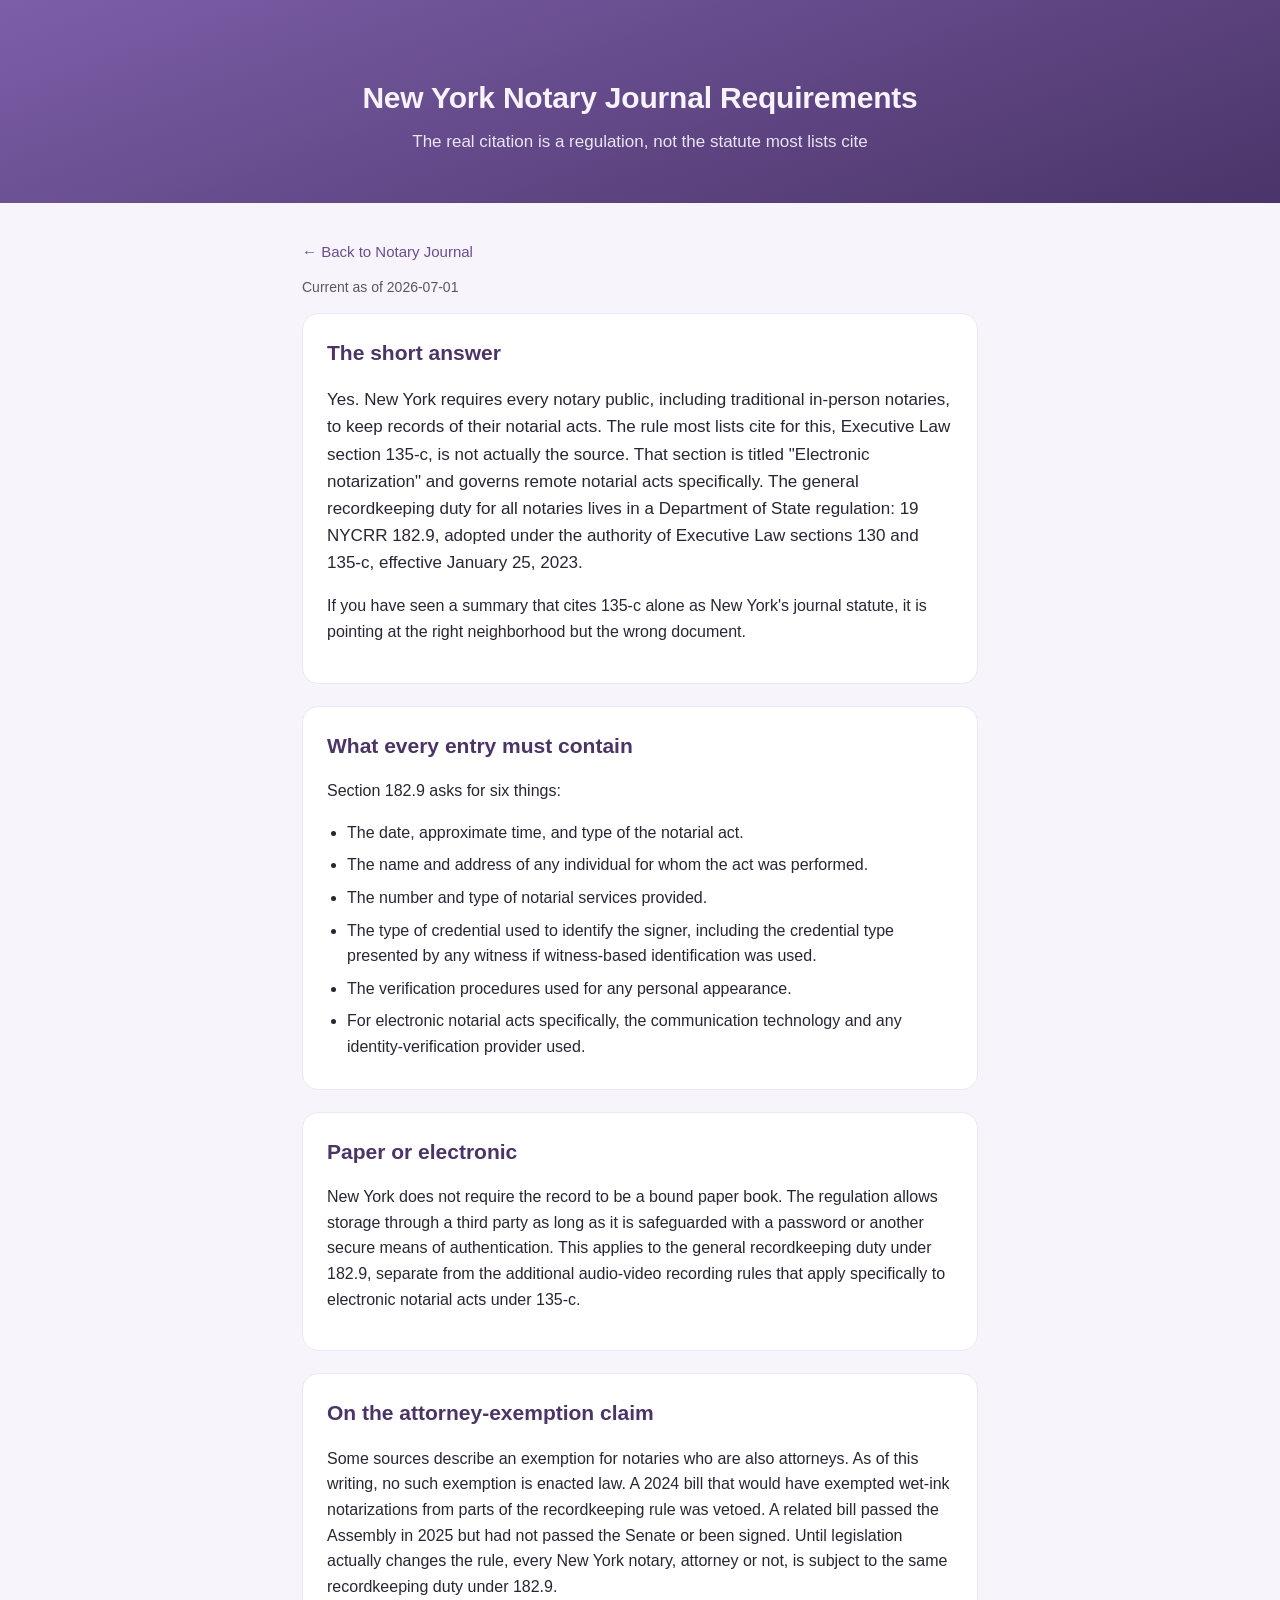
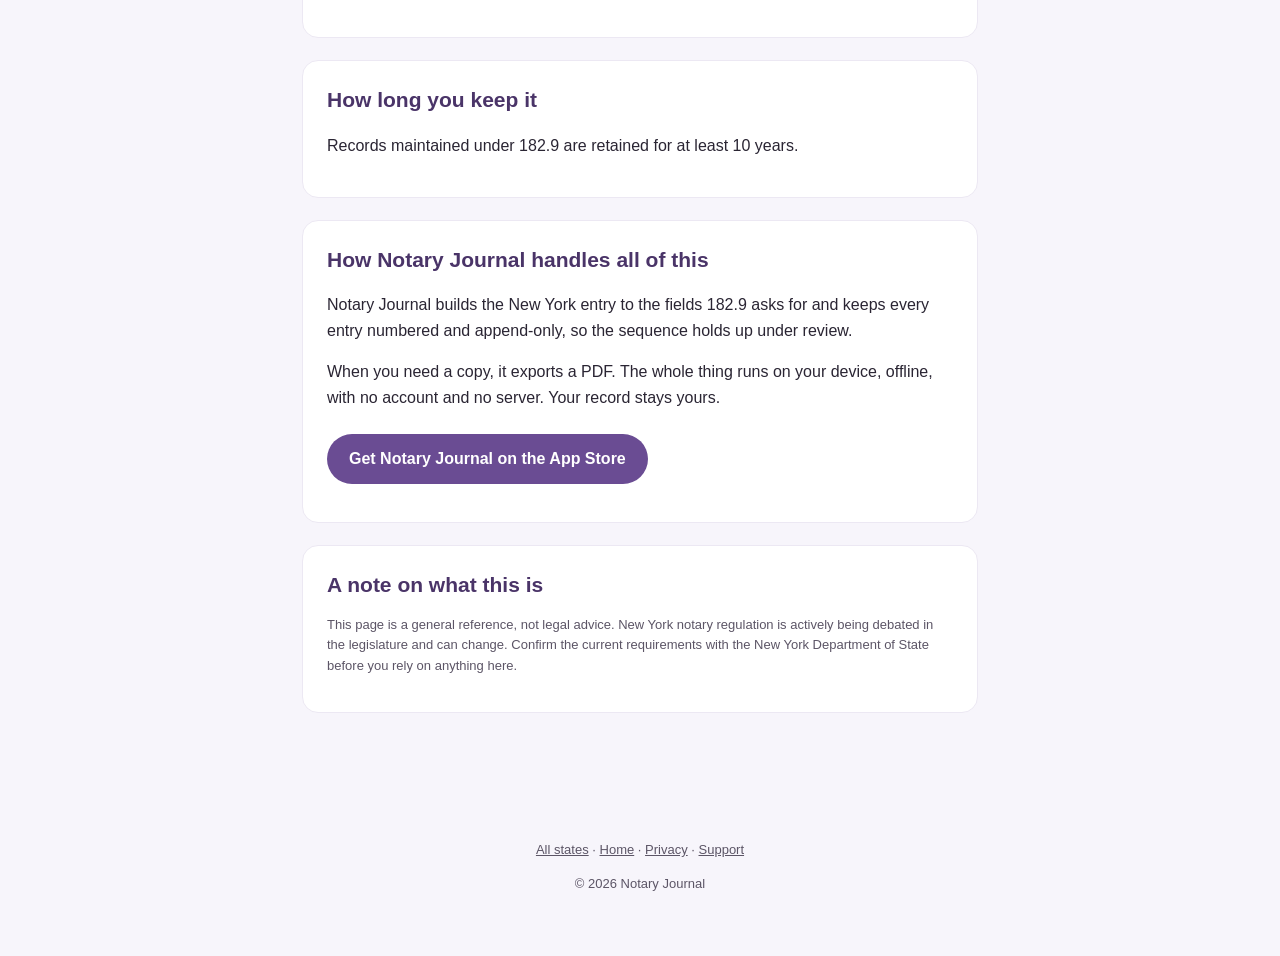
<file: new-york.html>
<!DOCTYPE html>
<html lang="en">
<head>
<meta charset="utf-8">
<meta name="viewport" content="width=device-width, initial-scale=1">
<title>New York Notary Journal Requirements (2026) &mdash; Notary Journal</title>
<meta name="description" content="What New York requires in a notary journal under 19 NYCRR 182.9: the fields every notary must record, the 10-year retention rule, and why Executive Law 135-c is not the citation to use. Current as of 2026.">
<link rel="stylesheet" href="style.css">
</head>
<body>
<header class="hero">
  <h1>New York Notary Journal Requirements</h1>
  <p class="tag">The real citation is a regulation, not the statute most lists cite</p>
</header>
<main>
  <a class="back" href="index.html">&larr; Back to Notary Journal</a>
  <p class="updated">Current as of 2026-07-01</p>

  <div class="card">
    <h2>The short answer</h2>
    <p class="lede">Yes. New York requires every notary public, including traditional in-person notaries, to keep records of their notarial acts. The rule most lists cite for this, Executive Law section 135-c, is not actually the source. That section is titled "Electronic notarization" and governs remote notarial acts specifically. The general recordkeeping duty for all notaries lives in a Department of State regulation: 19 NYCRR 182.9, adopted under the authority of Executive Law sections 130 and 135-c, effective January 25, 2023.</p>
    <p>If you have seen a summary that cites 135-c alone as New York's journal statute, it is pointing at the right neighborhood but the wrong document.</p>
  </div>

  <div class="card">
    <h2>What every entry must contain</h2>
    <p>Section 182.9 asks for six things:</p>
    <ul class="spec">
      <li>The date, approximate time, and type of the notarial act.</li>
      <li>The name and address of any individual for whom the act was performed.</li>
      <li>The number and type of notarial services provided.</li>
      <li>The type of credential used to identify the signer, including the credential type presented by any witness if witness-based identification was used.</li>
      <li>The verification procedures used for any personal appearance.</li>
      <li>For electronic notarial acts specifically, the communication technology and any identity-verification provider used.</li>
    </ul>
  </div>

  <div class="card">
    <h2>Paper or electronic</h2>
    <p>New York does not require the record to be a bound paper book. The regulation allows storage through a third party as long as it is safeguarded with a password or another secure means of authentication. This applies to the general recordkeeping duty under 182.9, separate from the additional audio-video recording rules that apply specifically to electronic notarial acts under 135-c.</p>
  </div>

  <div class="card">
    <h2>On the attorney-exemption claim</h2>
    <p>Some sources describe an exemption for notaries who are also attorneys. As of this writing, no such exemption is enacted law. A 2024 bill that would have exempted wet-ink notarizations from parts of the recordkeeping rule was vetoed. A related bill passed the Assembly in 2025 but had not passed the Senate or been signed. Until legislation actually changes the rule, every New York notary, attorney or not, is subject to the same recordkeeping duty under 182.9.</p>
  </div>

  <div class="card">
    <h2>How long you keep it</h2>
    <p>Records maintained under 182.9 are retained for at least 10 years.</p>
  </div>

  <div class="card">
    <h2>How Notary Journal handles all of this</h2>
    <p>Notary Journal builds the New York entry to the fields 182.9 asks for and keeps every entry numbered and append-only, so the sequence holds up under review.</p>
    <p>When you need a copy, it exports a PDF. The whole thing runs on your device, offline, with no account and no server. Your record stays yours.</p>
    <p><a class="cta" href="https://apps.apple.com/app/id6786334880">Get Notary Journal on the App Store</a></p>
  </div>

  <div class="card">
    <h2>A note on what this is</h2>
    <p class="subnote">This page is a general reference, not legal advice. New York notary regulation is actively being debated in the legislature and can change. Confirm the current requirements with the New York Department of State before you rely on anything here.</p>
  </div>
</main>
<footer>
  <p><a href="states.html">All states</a> &middot; <a href="index.html">Home</a> &middot; <a href="privacy.html">Privacy</a> &middot; <a href="support.html">Support</a></p>
  <p>&copy; 2026 Notary Journal</p>
</footer>
</body>
</html>
</file>
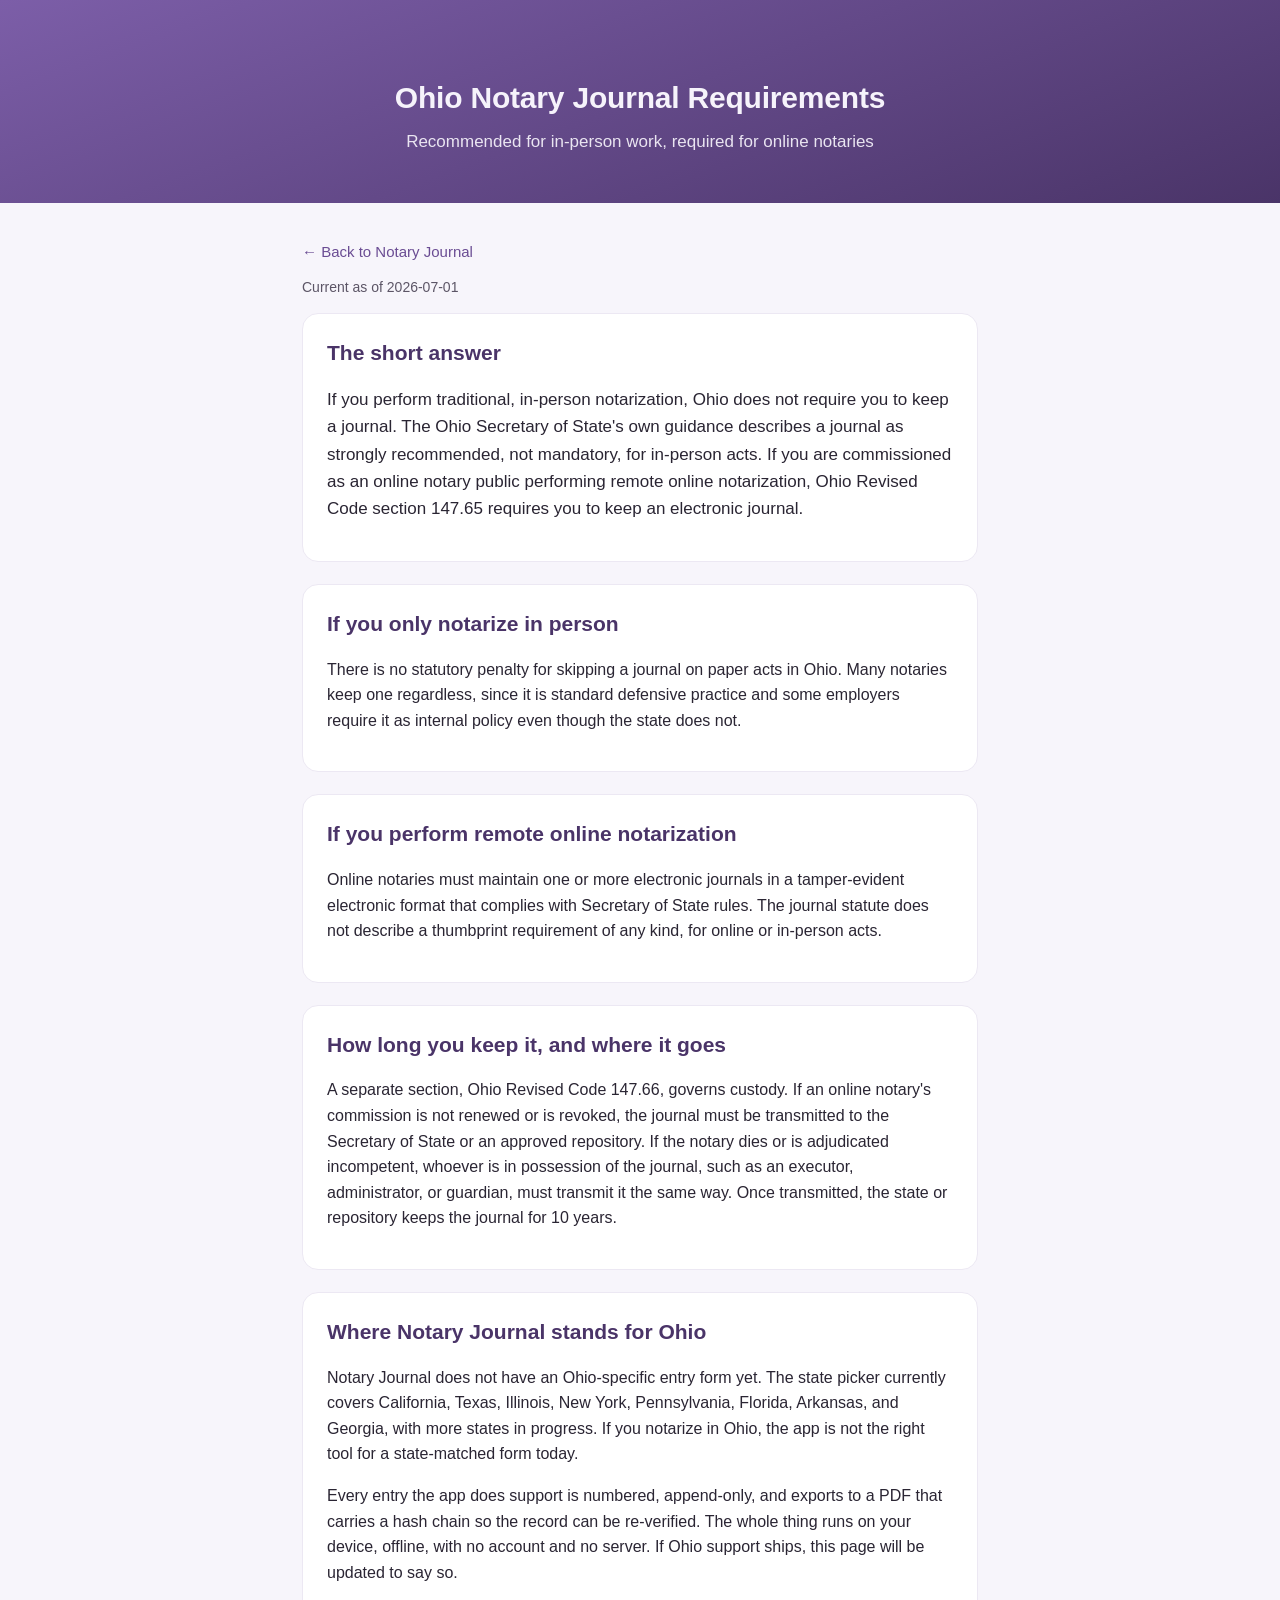
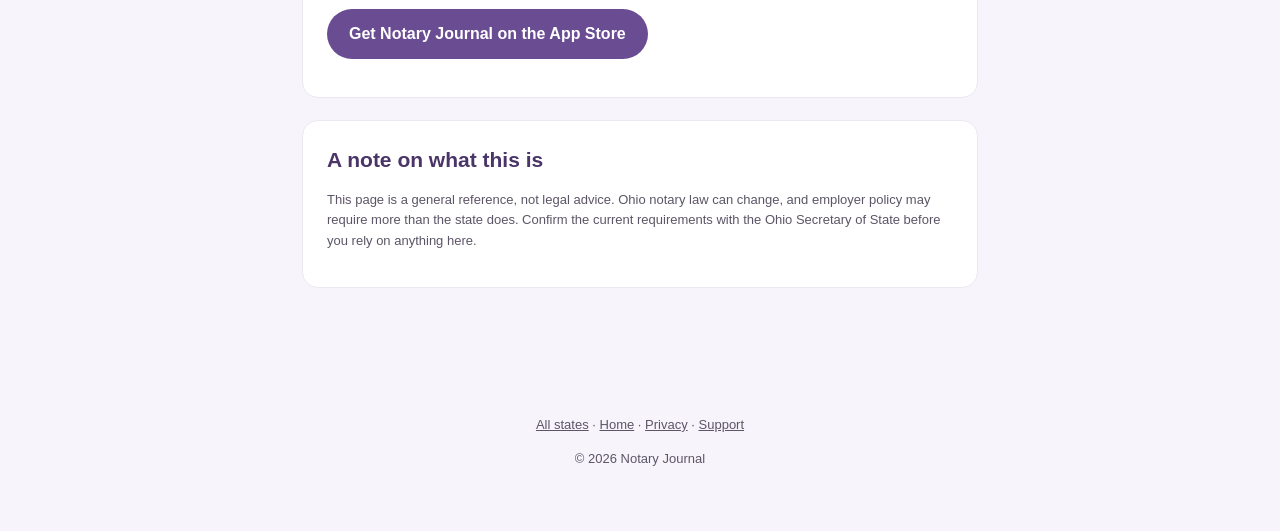
<file: ohio.html>
<!DOCTYPE html>
<html lang="en">
<head>
<meta charset="utf-8">
<meta name="viewport" content="width=device-width, initial-scale=1">
<title>Ohio Notary Journal Requirements (2026) &mdash; Notary Journal</title>
<meta name="description" content="Does Ohio require a notary journal? Not for in-person notarization -- but online notaries must keep an electronic journal under Ohio Revised Code 147.65, retained 10 years. Current as of 2026.">
<link rel="stylesheet" href="style.css">
</head>
<body>
<header class="hero">
  <h1>Ohio Notary Journal Requirements</h1>
  <p class="tag">Recommended for in-person work, required for online notaries</p>
</header>
<main>
  <a class="back" href="index.html">&larr; Back to Notary Journal</a>
  <p class="updated">Current as of 2026-07-01</p>

  <div class="card">
    <h2>The short answer</h2>
    <p class="lede">If you perform traditional, in-person notarization, Ohio does not require you to keep a journal. The Ohio Secretary of State's own guidance describes a journal as strongly recommended, not mandatory, for in-person acts. If you are commissioned as an online notary public performing remote online notarization, Ohio Revised Code section 147.65 requires you to keep an electronic journal.</p>
  </div>

  <div class="card">
    <h2>If you only notarize in person</h2>
    <p>There is no statutory penalty for skipping a journal on paper acts in Ohio. Many notaries keep one regardless, since it is standard defensive practice and some employers require it as internal policy even though the state does not.</p>
  </div>

  <div class="card">
    <h2>If you perform remote online notarization</h2>
    <p>Online notaries must maintain one or more electronic journals in a tamper-evident electronic format that complies with Secretary of State rules. The journal statute does not describe a thumbprint requirement of any kind, for online or in-person acts.</p>
  </div>

  <div class="card">
    <h2>How long you keep it, and where it goes</h2>
    <p>A separate section, Ohio Revised Code 147.66, governs custody. If an online notary's commission is not renewed or is revoked, the journal must be transmitted to the Secretary of State or an approved repository. If the notary dies or is adjudicated incompetent, whoever is in possession of the journal, such as an executor, administrator, or guardian, must transmit it the same way. Once transmitted, the state or repository keeps the journal for 10 years.</p>
  </div>

  <div class="card">
    <h2>Where Notary Journal stands for Ohio</h2>
    <p>Notary Journal does not have an Ohio-specific entry form yet. The state picker currently covers California, Texas, Illinois, New York, Pennsylvania, Florida, Arkansas, and Georgia, with more states in progress. If you notarize in Ohio, the app is not the right tool for a state-matched form today.</p>
    <p>Every entry the app does support is numbered, append-only, and exports to a PDF that carries a hash chain so the record can be re-verified. The whole thing runs on your device, offline, with no account and no server. If Ohio support ships, this page will be updated to say so.</p>
    <p><a class="cta" href="https://apps.apple.com/app/id6786334880">Get Notary Journal on the App Store</a></p>
  </div>

  <div class="card">
    <h2>A note on what this is</h2>
    <p class="subnote">This page is a general reference, not legal advice. Ohio notary law can change, and employer policy may require more than the state does. Confirm the current requirements with the Ohio Secretary of State before you rely on anything here.</p>
  </div>
</main>
<footer>
  <p><a href="states.html">All states</a> &middot; <a href="index.html">Home</a> &middot; <a href="privacy.html">Privacy</a> &middot; <a href="support.html">Support</a></p>
  <p>&copy; 2026 Notary Journal</p>
</footer>
</body>
</html>
</file>
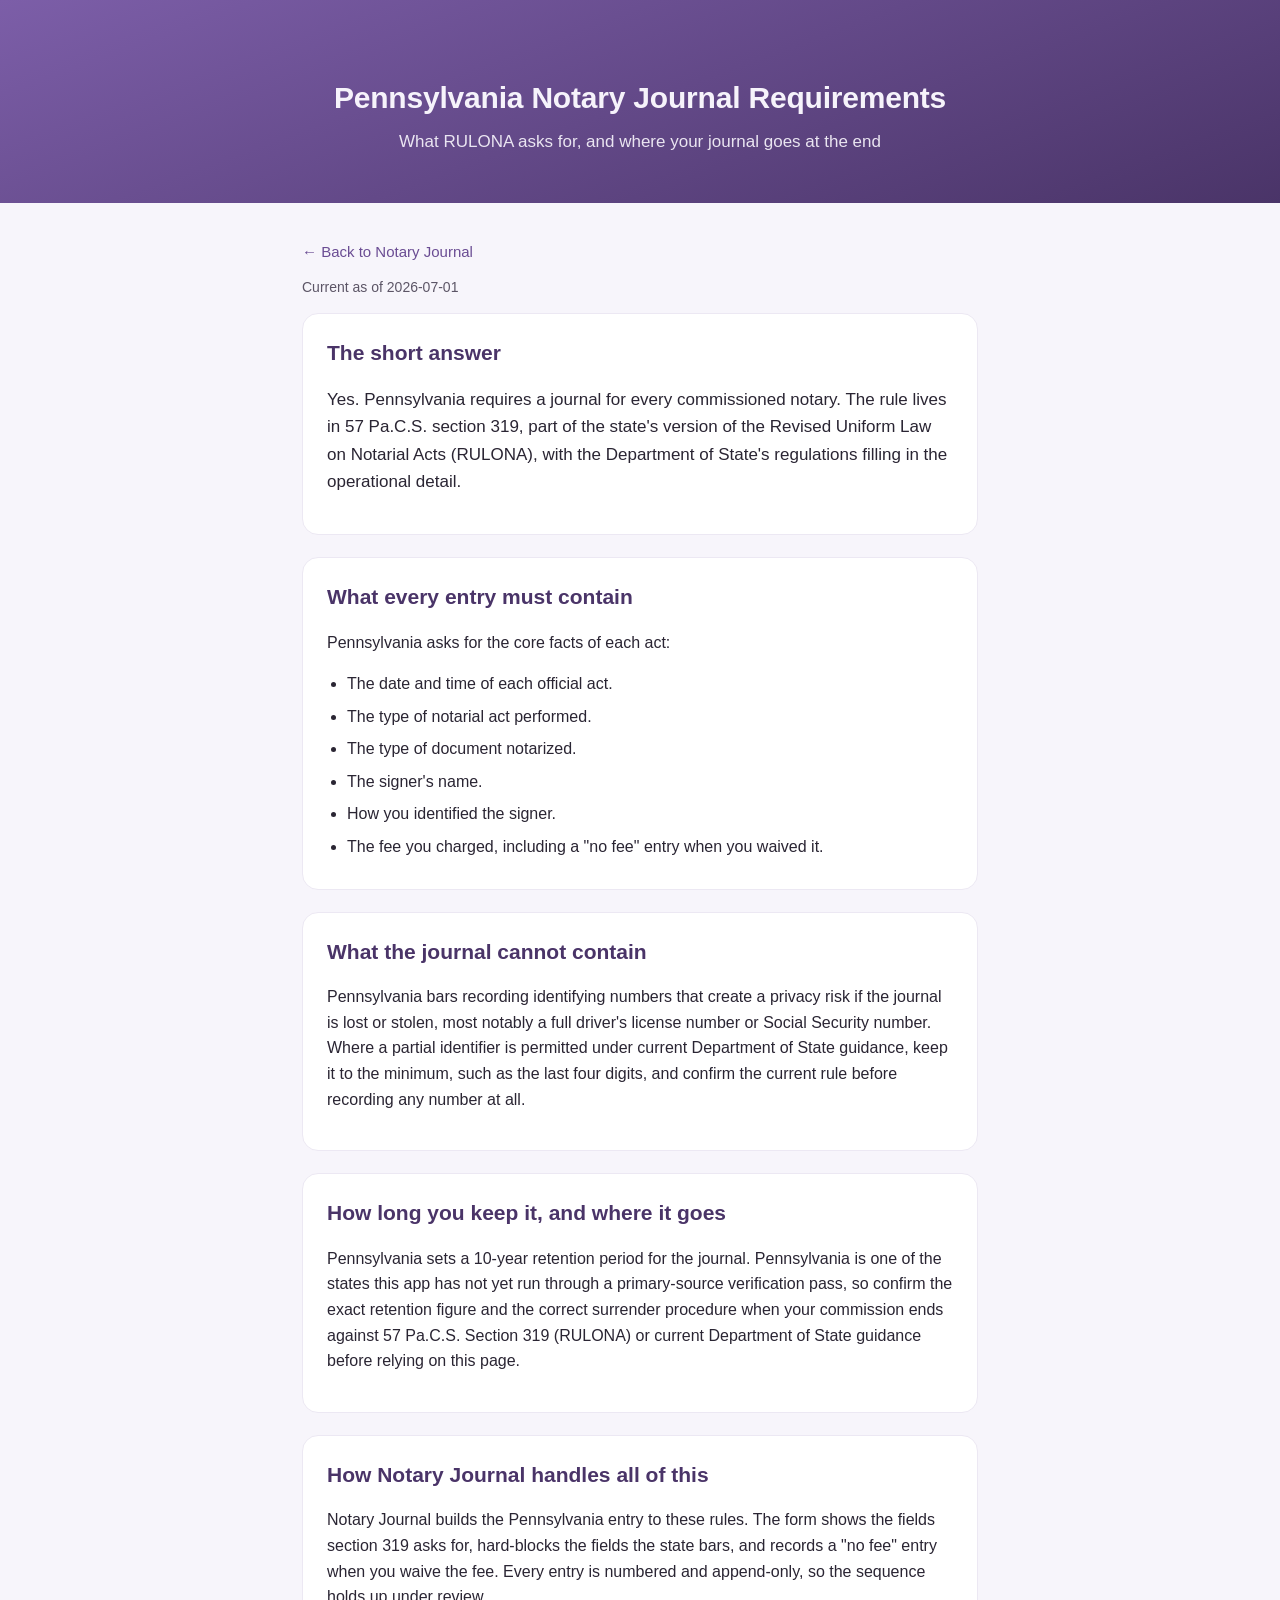
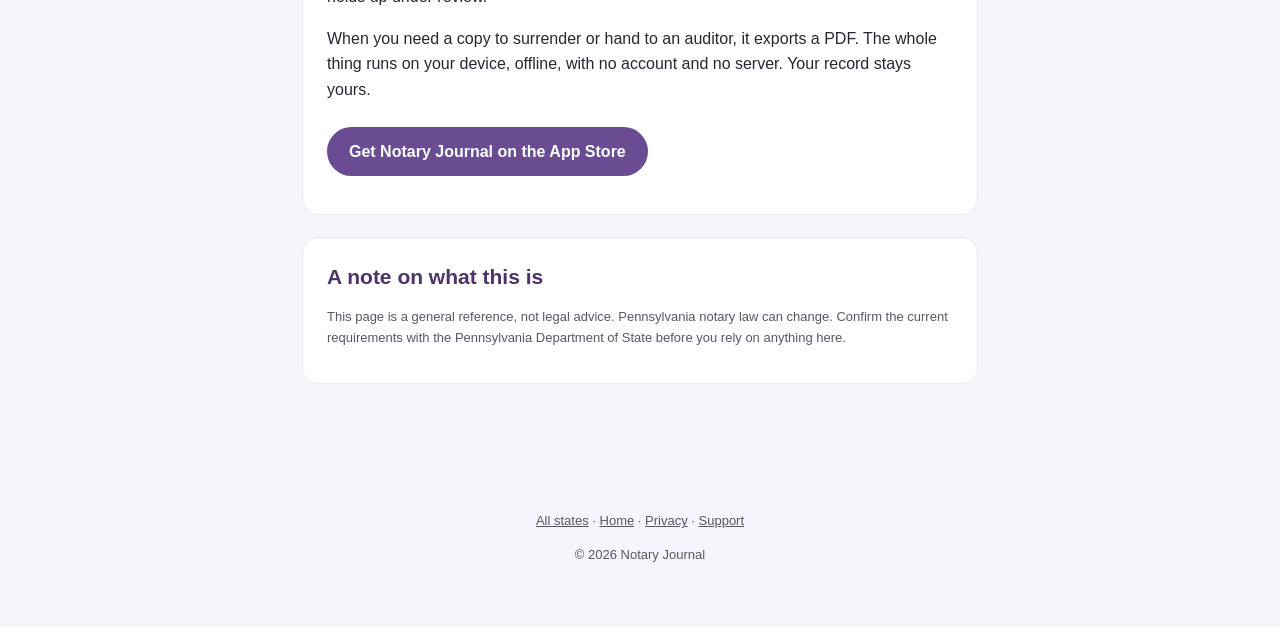
<file: pennsylvania.html>
<!DOCTYPE html>
<html lang="en">
<head>
<meta charset="utf-8">
<meta name="viewport" content="width=device-width, initial-scale=1">
<title>Pennsylvania Notary Journal Requirements (2026) &mdash; Notary Journal</title>
<meta name="description" content="What Pennsylvania requires in a notary journal under RULONA: the fields 57 Pa.C.S. section 319 asks for, the 10-year retention rule, and where the journal goes when your commission ends. Current as of 2026.">
<link rel="stylesheet" href="style.css">
</head>
<body>
<header class="hero">
  <h1>Pennsylvania Notary Journal Requirements</h1>
  <p class="tag">What RULONA asks for, and where your journal goes at the end</p>
</header>
<main>
  <a class="back" href="index.html">&larr; Back to Notary Journal</a>
  <p class="updated">Current as of 2026-07-01</p>

  <div class="card">
    <h2>The short answer</h2>
    <p class="lede">Yes. Pennsylvania requires a journal for every commissioned notary. The rule lives in 57 Pa.C.S. section 319, part of the state's version of the Revised Uniform Law on Notarial Acts (RULONA), with the Department of State's regulations filling in the operational detail.</p>
  </div>

  <div class="card">
    <h2>What every entry must contain</h2>
    <p>Pennsylvania asks for the core facts of each act:</p>
    <ul class="spec">
      <li>The date and time of each official act.</li>
      <li>The type of notarial act performed.</li>
      <li>The type of document notarized.</li>
      <li>The signer's name.</li>
      <li>How you identified the signer.</li>
      <li>The fee you charged, including a "no fee" entry when you waived it.</li>
    </ul>
  </div>

  <div class="card">
    <h2>What the journal cannot contain</h2>
    <p>Pennsylvania bars recording identifying numbers that create a privacy risk if the journal is lost or stolen, most notably a full driver's license number or Social Security number. Where a partial identifier is permitted under current Department of State guidance, keep it to the minimum, such as the last four digits, and confirm the current rule before recording any number at all.</p>
  </div>

  <div class="card">
    <h2>How long you keep it, and where it goes</h2>
    <p>Pennsylvania sets a 10-year retention period for the journal. Pennsylvania is one of the states this app has not yet run through a primary-source verification pass, so confirm the exact retention figure and the correct surrender procedure when your commission ends against 57 Pa.C.S. Section 319 (RULONA) or current Department of State guidance before relying on this page.</p>
  </div>

  <div class="card">
    <h2>How Notary Journal handles all of this</h2>
    <p>Notary Journal builds the Pennsylvania entry to these rules. The form shows the fields section 319 asks for, hard-blocks the fields the state bars, and records a "no fee" entry when you waive the fee. Every entry is numbered and append-only, so the sequence holds up under review.</p>
    <p>When you need a copy to surrender or hand to an auditor, it exports a PDF. The whole thing runs on your device, offline, with no account and no server. Your record stays yours.</p>
    <p><a class="cta" href="https://apps.apple.com/app/id6786334880">Get Notary Journal on the App Store</a></p>
  </div>

  <div class="card">
    <h2>A note on what this is</h2>
    <p class="subnote">This page is a general reference, not legal advice. Pennsylvania notary law can change. Confirm the current requirements with the Pennsylvania Department of State before you rely on anything here.</p>
  </div>
</main>
<footer>
  <p><a href="states.html">All states</a> &middot; <a href="index.html">Home</a> &middot; <a href="privacy.html">Privacy</a> &middot; <a href="support.html">Support</a></p>
  <p>&copy; 2026 Notary Journal</p>
</footer>
</body>
</html>
</file>
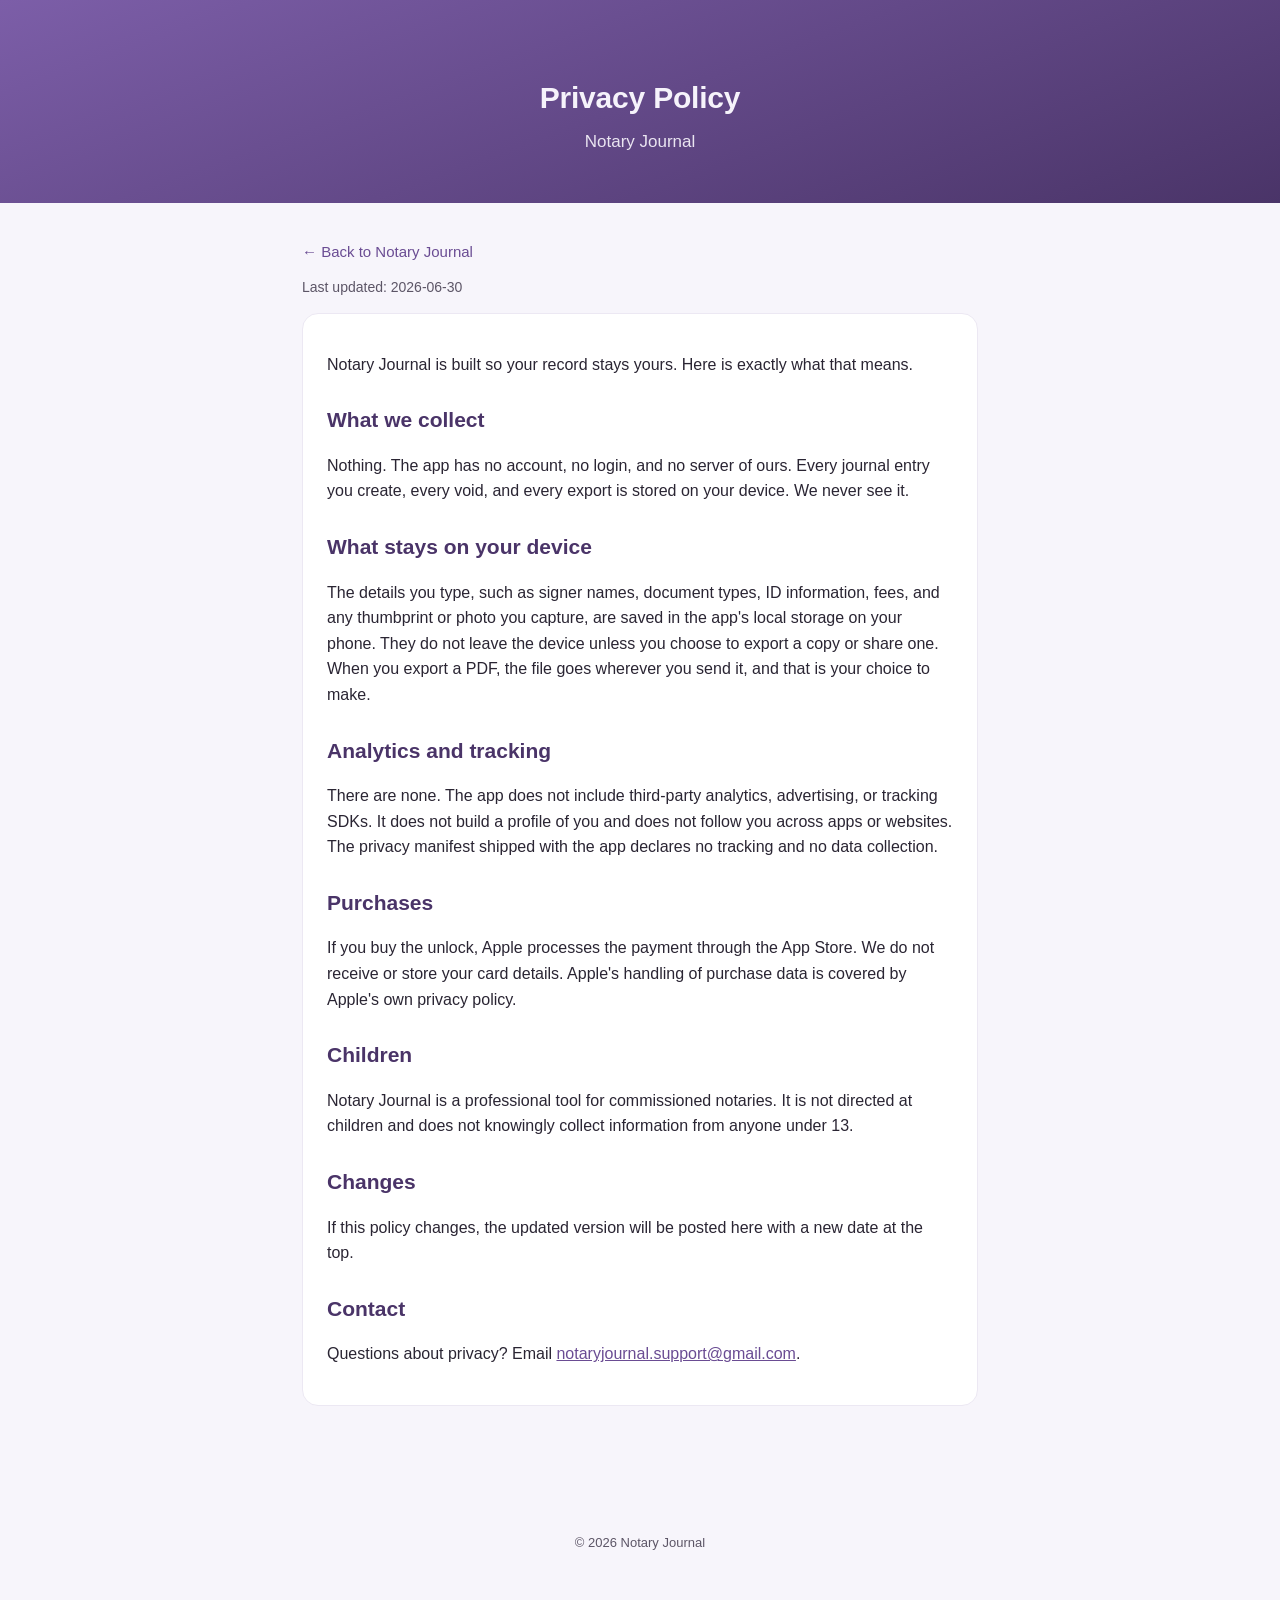
<file: privacy.html>
<!DOCTYPE html>
<html lang="en">
<head>
<meta charset="utf-8">
<meta name="viewport" content="width=device-width, initial-scale=1">
<title>Privacy Policy &mdash; Notary Journal</title>
<link rel="stylesheet" href="style.css">
</head>
<body>
<header class="hero">
  <h1>Privacy Policy</h1>
  <p class="tag">Notary Journal</p>
</header>
<main>
  <a class="back" href="index.html">&larr; Back to Notary Journal</a>
  <p class="updated">Last updated: 2026-06-30</p>
  <div class="card">
    <p>Notary Journal is built so your record stays yours. Here is exactly what that means.</p>
    <h2>What we collect</h2>
    <p>Nothing. The app has no account, no login, and no server of ours. Every journal entry you create, every void, and every export is stored on your device. We never see it.</p>
    <h2>What stays on your device</h2>
    <p>The details you type, such as signer names, document types, ID information, fees, and any thumbprint or photo you capture, are saved in the app's local storage on your phone. They do not leave the device unless you choose to export a copy or share one. When you export a PDF, the file goes wherever you send it, and that is your choice to make.</p>
    <h2>Analytics and tracking</h2>
    <p>There are none. The app does not include third-party analytics, advertising, or tracking SDKs. It does not build a profile of you and does not follow you across apps or websites. The privacy manifest shipped with the app declares no tracking and no data collection.</p>
    <h2>Purchases</h2>
    <p>If you buy the unlock, Apple processes the payment through the App Store. We do not receive or store your card details. Apple's handling of purchase data is covered by Apple's own privacy policy.</p>
    <h2>Children</h2>
    <p>Notary Journal is a professional tool for commissioned notaries. It is not directed at children and does not knowingly collect information from anyone under 13.</p>
    <h2>Changes</h2>
    <p>If this policy changes, the updated version will be posted here with a new date at the top.</p>
    <h2>Contact</h2>
    <p>Questions about privacy? Email <a href="mailto:notaryjournal.support@gmail.com">notaryjournal.support@gmail.com</a>.</p>
  </div>
</main>
<footer><p>&copy; 2026 Notary Journal</p></footer>
</body>
</html>
</file>
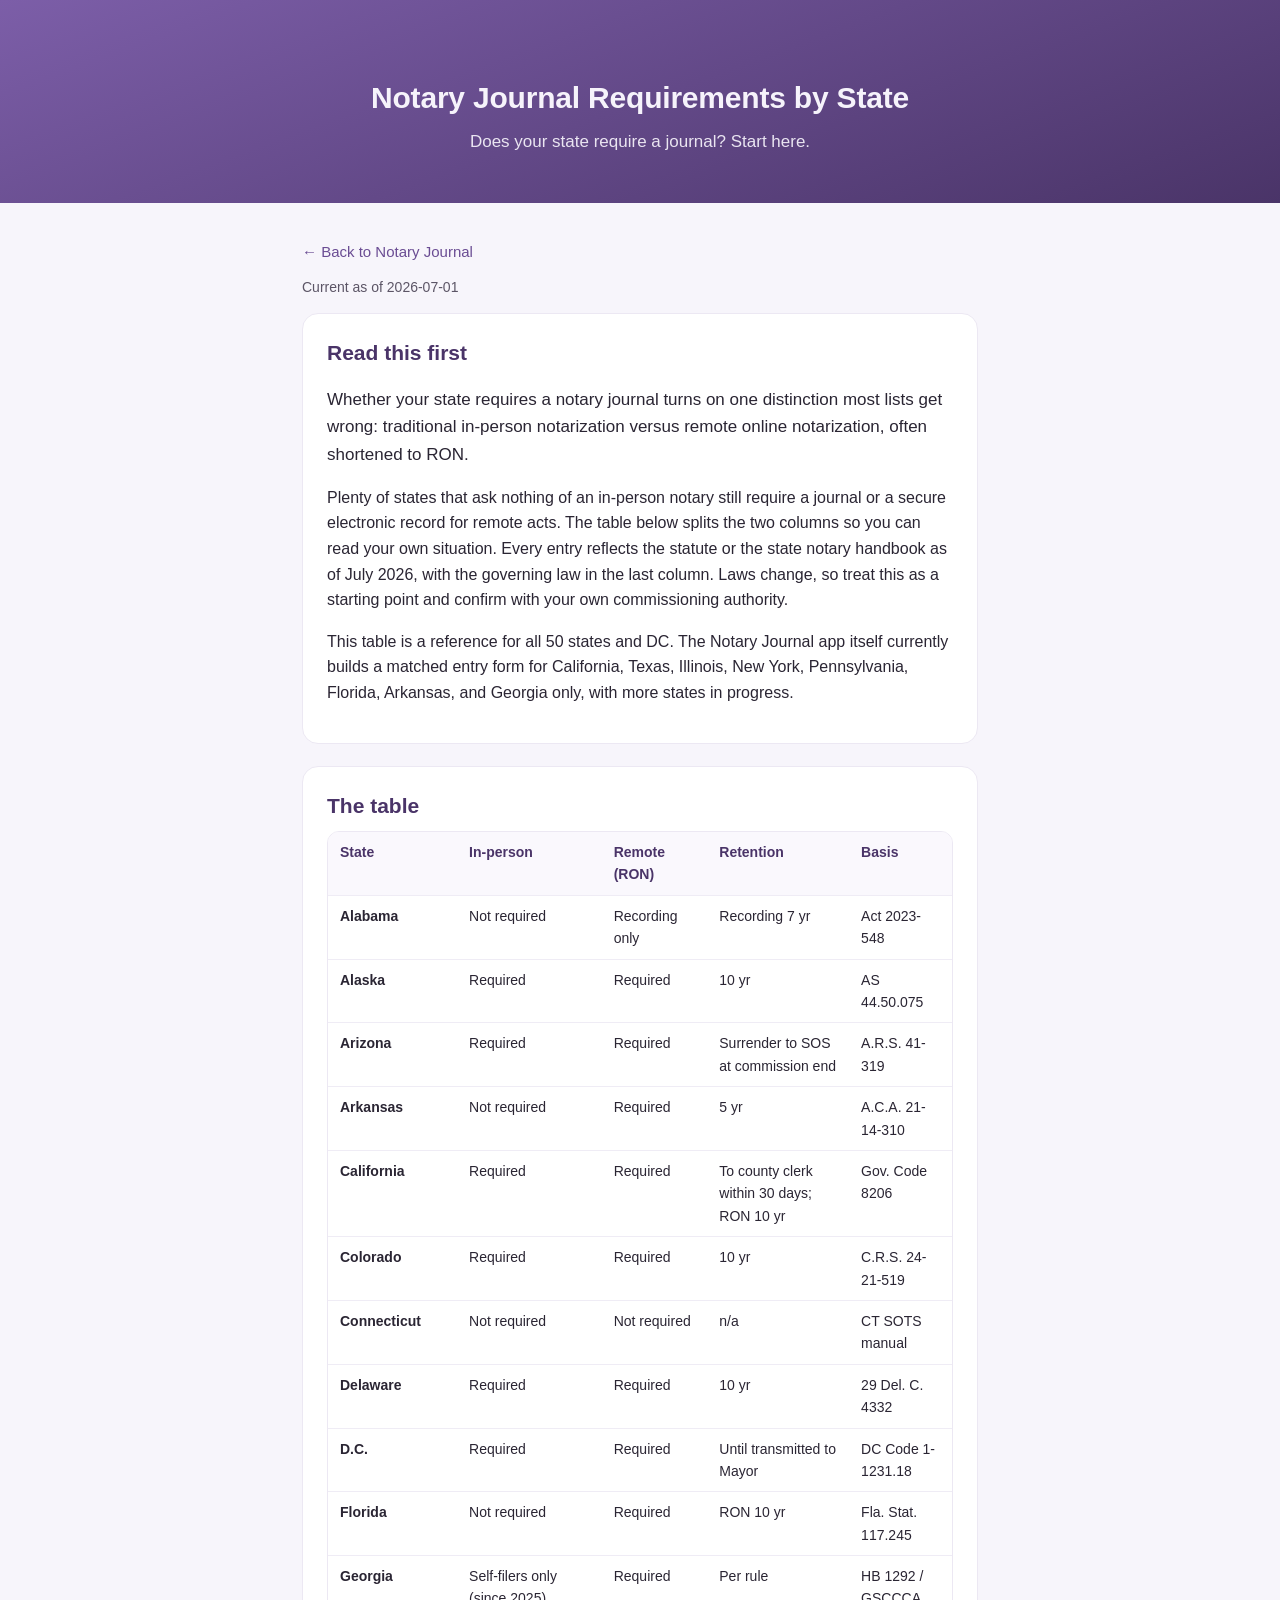
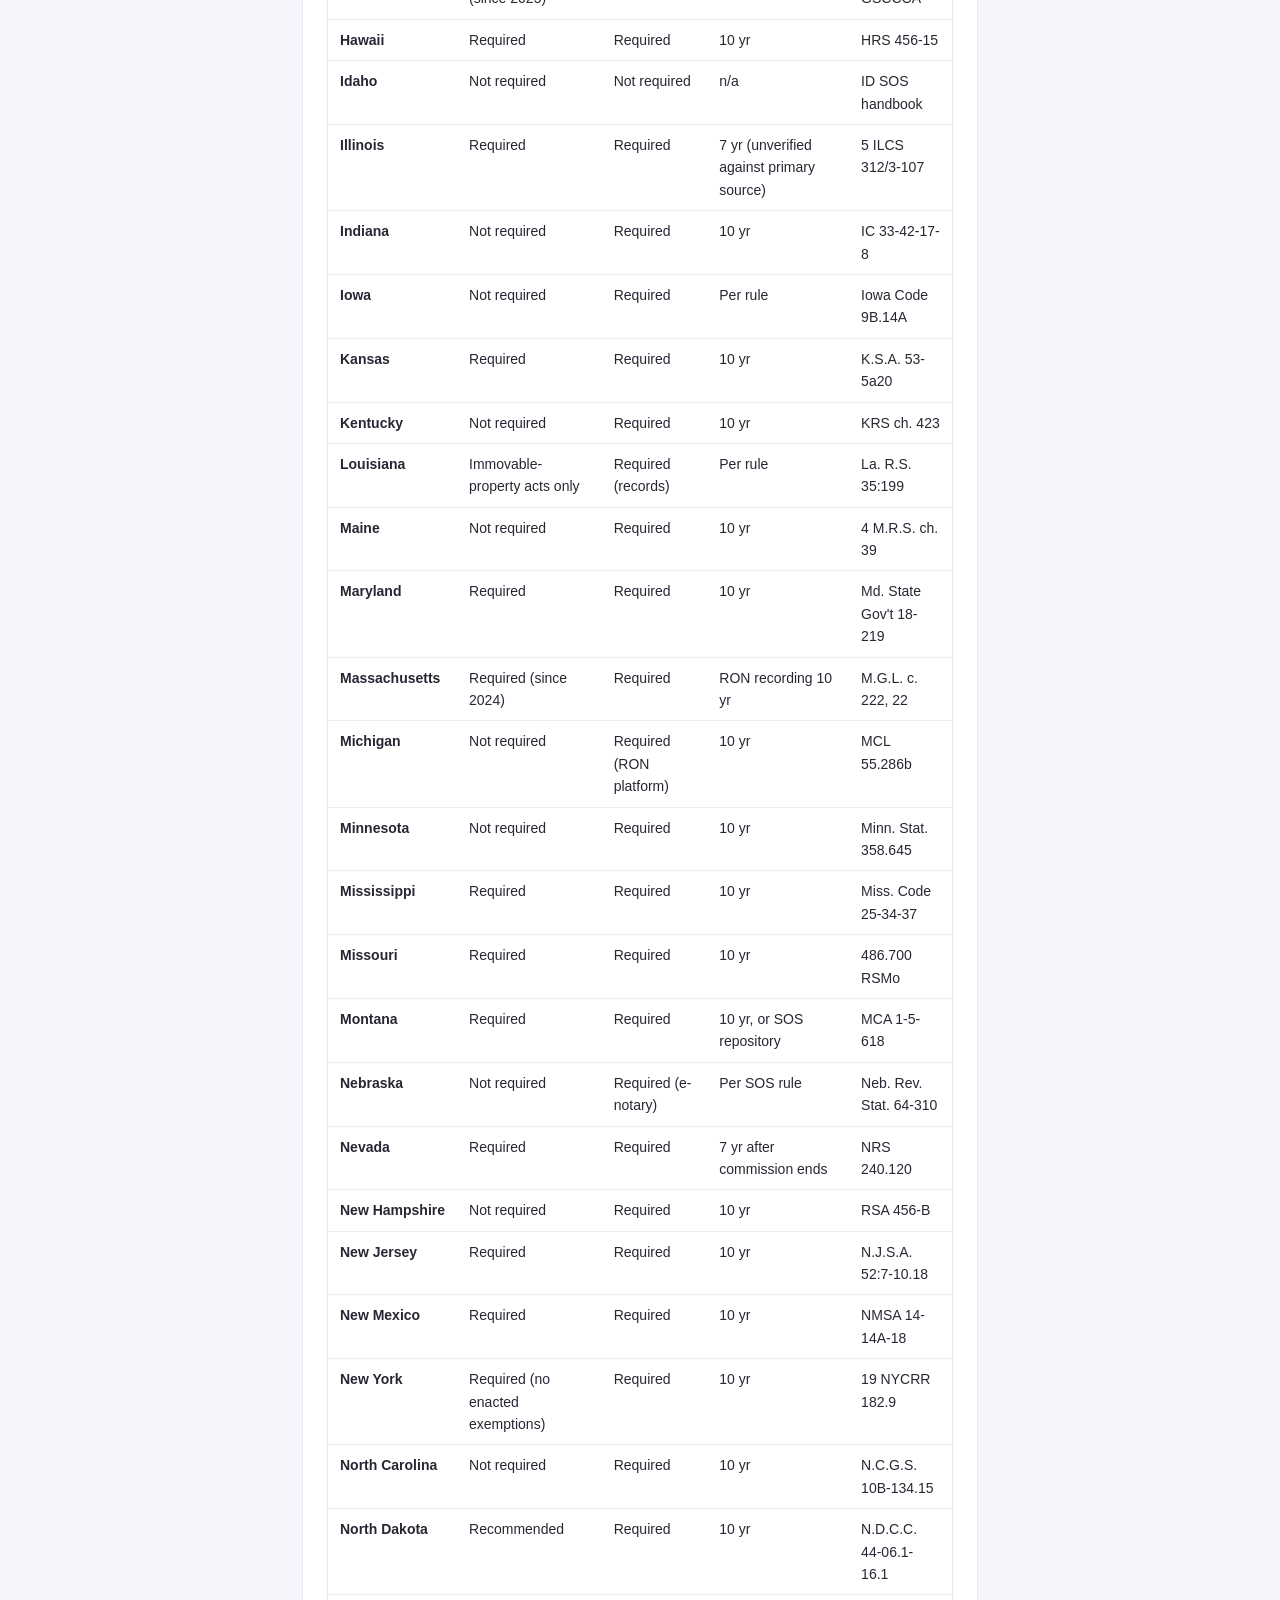
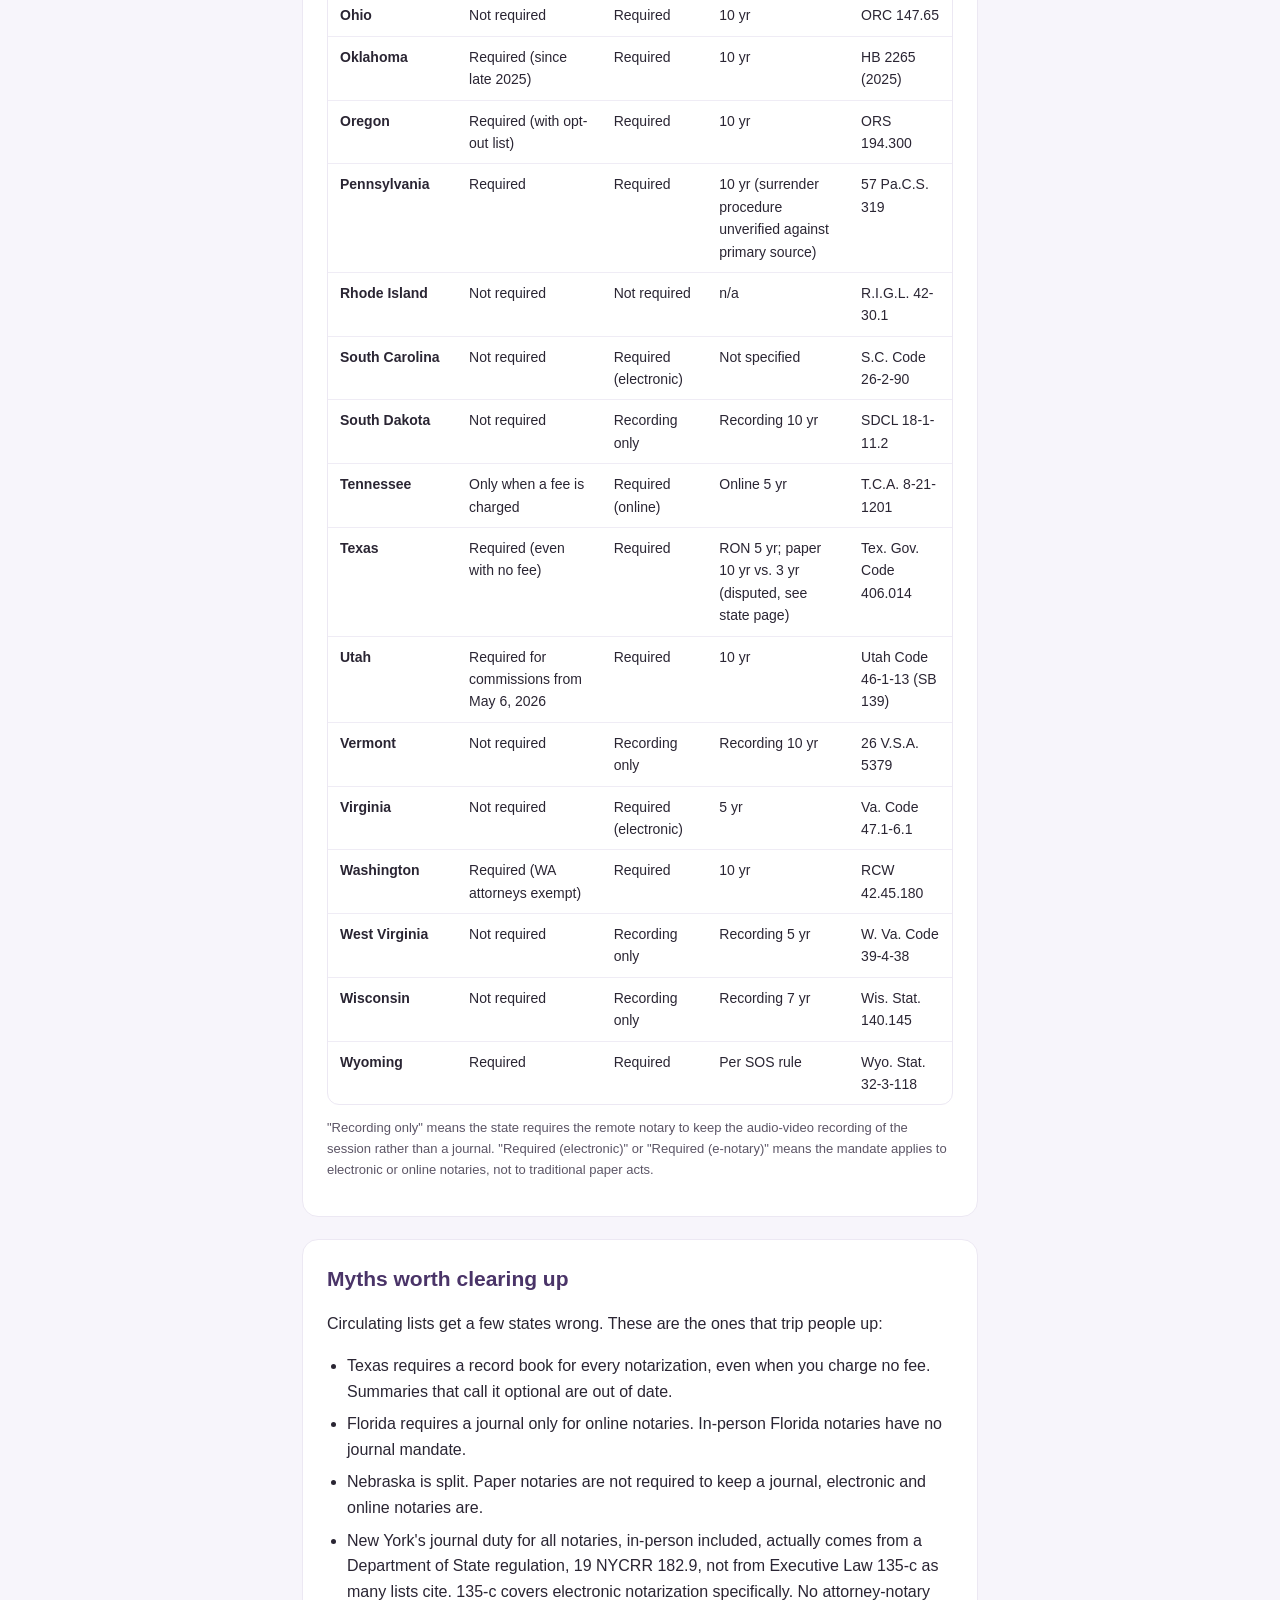
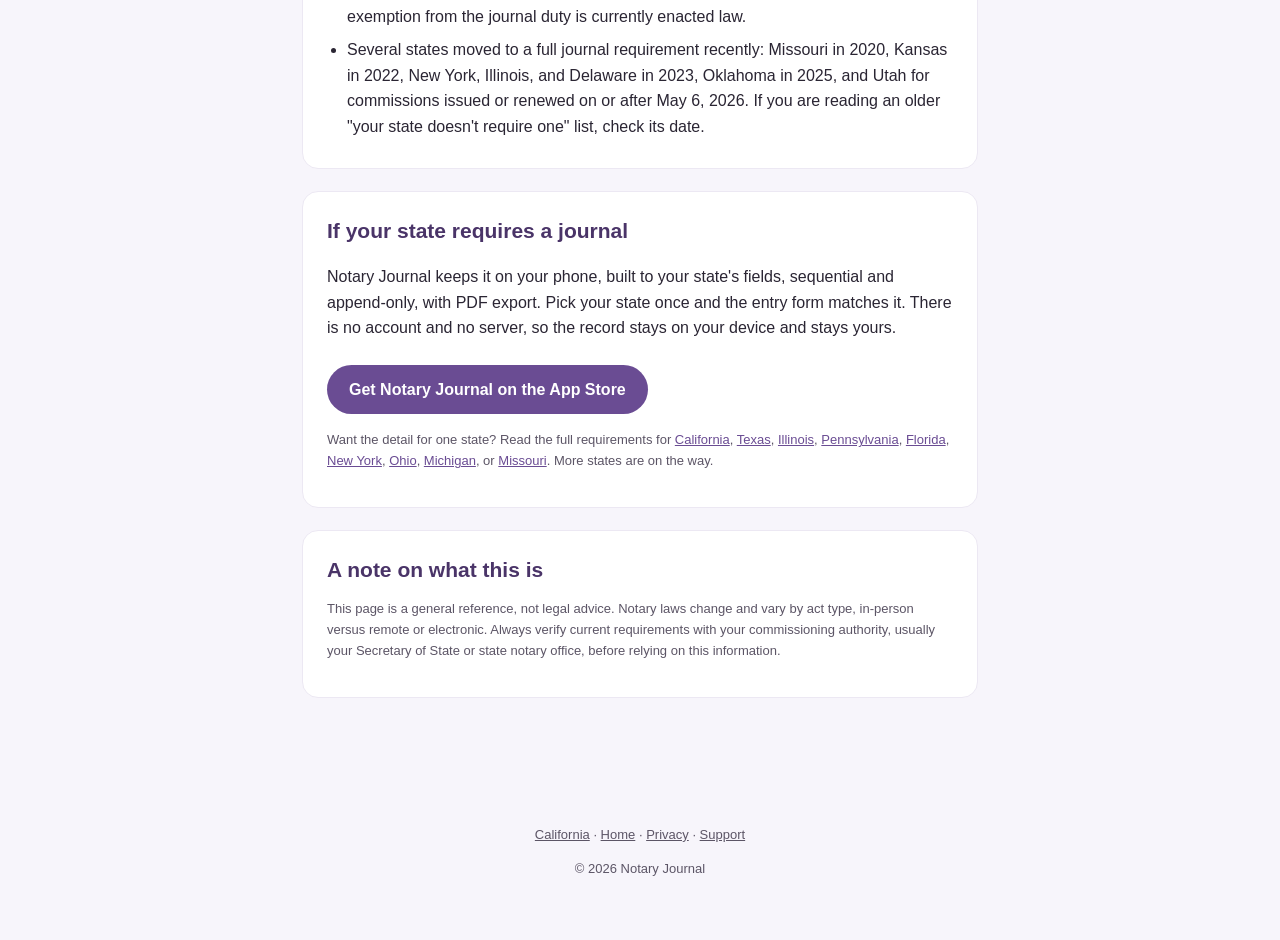
<file: states.html>
<!DOCTYPE html>
<html lang="en">
<head>
<meta charset="utf-8">
<meta name="viewport" content="width=device-width, initial-scale=1">
<title>Notary Journal Requirements by State (2026) &mdash; Notary Journal</title>
<meta name="description" content="Does your state require a notary journal? A by-state table of notary journal and record-book rules for in-person and remote online notarization, with the governing statute for each state. Current as of 2026.">
<link rel="stylesheet" href="style.css">
</head>
<body>
<header class="hero">
  <h1>Notary Journal Requirements by State</h1>
  <p class="tag">Does your state require a journal? Start here.</p>
</header>
<main>
  <a class="back" href="index.html">&larr; Back to Notary Journal</a>
  <p class="updated">Current as of 2026-07-01</p>

  <div class="card">
    <h2>Read this first</h2>
    <p class="lede">Whether your state requires a notary journal turns on one distinction most lists get wrong: traditional in-person notarization versus remote online notarization, often shortened to RON.</p>
    <p>Plenty of states that ask nothing of an in-person notary still require a journal or a secure electronic record for remote acts. The table below splits the two columns so you can read your own situation. Every entry reflects the statute or the state notary handbook as of July 2026, with the governing law in the last column. Laws change, so treat this as a starting point and confirm with your own commissioning authority.</p>
    <p>This table is a reference for all 50 states and DC. The Notary Journal app itself currently builds a matched entry form for California, Texas, Illinois, New York, Pennsylvania, Florida, Arkansas, and Georgia only, with more states in progress.</p>
  </div>

  <div class="card">
    <h2>The table</h2>
    <div class="tablewrap">
      <table>
        <thead>
          <tr><th>State</th><th>In-person</th><th>Remote (RON)</th><th>Retention</th><th>Basis</th></tr>
        </thead>
        <tbody>
          <tr><td class="st">Alabama</td><td>Not required</td><td>Recording only</td><td>Recording 7 yr</td><td>Act 2023-548</td></tr>
          <tr><td class="st">Alaska</td><td>Required</td><td>Required</td><td>10 yr</td><td>AS 44.50.075</td></tr>
          <tr><td class="st">Arizona</td><td>Required</td><td>Required</td><td>Surrender to SOS at commission end</td><td>A.R.S. 41-319</td></tr>
          <tr><td class="st">Arkansas</td><td>Not required</td><td>Required</td><td>5 yr</td><td>A.C.A. 21-14-310</td></tr>
          <tr><td class="st">California</td><td>Required</td><td>Required</td><td>To county clerk within 30 days; RON 10 yr</td><td>Gov. Code 8206</td></tr>
          <tr><td class="st">Colorado</td><td>Required</td><td>Required</td><td>10 yr</td><td>C.R.S. 24-21-519</td></tr>
          <tr><td class="st">Connecticut</td><td>Not required</td><td>Not required</td><td>n/a</td><td>CT SOTS manual</td></tr>
          <tr><td class="st">Delaware</td><td>Required</td><td>Required</td><td>10 yr</td><td>29 Del. C. 4332</td></tr>
          <tr><td class="st">D.C.</td><td>Required</td><td>Required</td><td>Until transmitted to Mayor</td><td>DC Code 1-1231.18</td></tr>
          <tr><td class="st">Florida</td><td>Not required</td><td>Required</td><td>RON 10 yr</td><td>Fla. Stat. 117.245</td></tr>
          <tr><td class="st">Georgia</td><td>Self-filers only (since 2025)</td><td>Required</td><td>Per rule</td><td>HB 1292 / GSCCCA</td></tr>
          <tr><td class="st">Hawaii</td><td>Required</td><td>Required</td><td>10 yr</td><td>HRS 456-15</td></tr>
          <tr><td class="st">Idaho</td><td>Not required</td><td>Not required</td><td>n/a</td><td>ID SOS handbook</td></tr>
          <tr><td class="st">Illinois</td><td>Required</td><td>Required</td><td>7 yr (unverified against primary source)</td><td>5 ILCS 312/3-107</td></tr>
          <tr><td class="st">Indiana</td><td>Not required</td><td>Required</td><td>10 yr</td><td>IC 33-42-17-8</td></tr>
          <tr><td class="st">Iowa</td><td>Not required</td><td>Required</td><td>Per rule</td><td>Iowa Code 9B.14A</td></tr>
          <tr><td class="st">Kansas</td><td>Required</td><td>Required</td><td>10 yr</td><td>K.S.A. 53-5a20</td></tr>
          <tr><td class="st">Kentucky</td><td>Not required</td><td>Required</td><td>10 yr</td><td>KRS ch. 423</td></tr>
          <tr><td class="st">Louisiana</td><td>Immovable-property acts only</td><td>Required (records)</td><td>Per rule</td><td>La. R.S. 35:199</td></tr>
          <tr><td class="st">Maine</td><td>Not required</td><td>Required</td><td>10 yr</td><td>4 M.R.S. ch. 39</td></tr>
          <tr><td class="st">Maryland</td><td>Required</td><td>Required</td><td>10 yr</td><td>Md. State Gov't 18-219</td></tr>
          <tr><td class="st">Massachusetts</td><td>Required (since 2024)</td><td>Required</td><td>RON recording 10 yr</td><td>M.G.L. c. 222, 22</td></tr>
          <tr><td class="st">Michigan</td><td>Not required</td><td>Required (RON platform)</td><td>10 yr</td><td>MCL 55.286b</td></tr>
          <tr><td class="st">Minnesota</td><td>Not required</td><td>Required</td><td>10 yr</td><td>Minn. Stat. 358.645</td></tr>
          <tr><td class="st">Mississippi</td><td>Required</td><td>Required</td><td>10 yr</td><td>Miss. Code 25-34-37</td></tr>
          <tr><td class="st">Missouri</td><td>Required</td><td>Required</td><td>10 yr</td><td>486.700 RSMo</td></tr>
          <tr><td class="st">Montana</td><td>Required</td><td>Required</td><td>10 yr, or SOS repository</td><td>MCA 1-5-618</td></tr>
          <tr><td class="st">Nebraska</td><td>Not required</td><td>Required (e-notary)</td><td>Per SOS rule</td><td>Neb. Rev. Stat. 64-310</td></tr>
          <tr><td class="st">Nevada</td><td>Required</td><td>Required</td><td>7 yr after commission ends</td><td>NRS 240.120</td></tr>
          <tr><td class="st">New Hampshire</td><td>Not required</td><td>Required</td><td>10 yr</td><td>RSA 456-B</td></tr>
          <tr><td class="st">New Jersey</td><td>Required</td><td>Required</td><td>10 yr</td><td>N.J.S.A. 52:7-10.18</td></tr>
          <tr><td class="st">New Mexico</td><td>Required</td><td>Required</td><td>10 yr</td><td>NMSA 14-14A-18</td></tr>
          <tr><td class="st">New York</td><td>Required (no enacted exemptions)</td><td>Required</td><td>10 yr</td><td>19 NYCRR 182.9</td></tr>
          <tr><td class="st">North Carolina</td><td>Not required</td><td>Required</td><td>10 yr</td><td>N.C.G.S. 10B-134.15</td></tr>
          <tr><td class="st">North Dakota</td><td>Recommended</td><td>Required</td><td>10 yr</td><td>N.D.C.C. 44-06.1-16.1</td></tr>
          <tr><td class="st">Ohio</td><td>Not required</td><td>Required</td><td>10 yr</td><td>ORC 147.65</td></tr>
          <tr><td class="st">Oklahoma</td><td>Required (since late 2025)</td><td>Required</td><td>10 yr</td><td>HB 2265 (2025)</td></tr>
          <tr><td class="st">Oregon</td><td>Required (with opt-out list)</td><td>Required</td><td>10 yr</td><td>ORS 194.300</td></tr>
          <tr><td class="st">Pennsylvania</td><td>Required</td><td>Required</td><td>10 yr (surrender procedure unverified against primary source)</td><td>57 Pa.C.S. 319</td></tr>
          <tr><td class="st">Rhode Island</td><td>Not required</td><td>Not required</td><td>n/a</td><td>R.I.G.L. 42-30.1</td></tr>
          <tr><td class="st">South Carolina</td><td>Not required</td><td>Required (electronic)</td><td>Not specified</td><td>S.C. Code 26-2-90</td></tr>
          <tr><td class="st">South Dakota</td><td>Not required</td><td>Recording only</td><td>Recording 10 yr</td><td>SDCL 18-1-11.2</td></tr>
          <tr><td class="st">Tennessee</td><td>Only when a fee is charged</td><td>Required (online)</td><td>Online 5 yr</td><td>T.C.A. 8-21-1201</td></tr>
          <tr><td class="st">Texas</td><td>Required (even with no fee)</td><td>Required</td><td>RON 5 yr; paper 10 yr vs. 3 yr (disputed, see state page)</td><td>Tex. Gov. Code 406.014</td></tr>
          <tr><td class="st">Utah</td><td>Required for commissions from May 6, 2026</td><td>Required</td><td>10 yr</td><td>Utah Code 46-1-13 (SB 139)</td></tr>
          <tr><td class="st">Vermont</td><td>Not required</td><td>Recording only</td><td>Recording 10 yr</td><td>26 V.S.A. 5379</td></tr>
          <tr><td class="st">Virginia</td><td>Not required</td><td>Required (electronic)</td><td>5 yr</td><td>Va. Code 47.1-6.1</td></tr>
          <tr><td class="st">Washington</td><td>Required (WA attorneys exempt)</td><td>Required</td><td>10 yr</td><td>RCW 42.45.180</td></tr>
          <tr><td class="st">West Virginia</td><td>Not required</td><td>Recording only</td><td>Recording 5 yr</td><td>W. Va. Code 39-4-38</td></tr>
          <tr><td class="st">Wisconsin</td><td>Not required</td><td>Recording only</td><td>Recording 7 yr</td><td>Wis. Stat. 140.145</td></tr>
          <tr><td class="st">Wyoming</td><td>Required</td><td>Required</td><td>Per SOS rule</td><td>Wyo. Stat. 32-3-118</td></tr>
        </tbody>
      </table>
    </div>
    <p class="subnote">"Recording only" means the state requires the remote notary to keep the audio-video recording of the session rather than a journal. "Required (electronic)" or "Required (e-notary)" means the mandate applies to electronic or online notaries, not to traditional paper acts.</p>
  </div>

  <div class="card">
    <h2>Myths worth clearing up</h2>
    <p>Circulating lists get a few states wrong. These are the ones that trip people up:</p>
    <ul class="spec">
      <li>Texas requires a record book for every notarization, even when you charge no fee. Summaries that call it optional are out of date.</li>
      <li>Florida requires a journal only for online notaries. In-person Florida notaries have no journal mandate.</li>
      <li>Nebraska is split. Paper notaries are not required to keep a journal, electronic and online notaries are.</li>
      <li>New York's journal duty for all notaries, in-person included, actually comes from a Department of State regulation, 19 NYCRR 182.9, not from Executive Law 135-c as many lists cite. 135-c covers electronic notarization specifically. No attorney-notary exemption from the journal duty is currently enacted law.</li>
      <li>Several states moved to a full journal requirement recently: Missouri in 2020, Kansas in 2022, New York, Illinois, and Delaware in 2023, Oklahoma in 2025, and Utah for commissions issued or renewed on or after May 6, 2026. If you are reading an older "your state doesn't require one" list, check its date.</li>
    </ul>
  </div>

  <div class="card">
    <h2>If your state requires a journal</h2>
    <p>Notary Journal keeps it on your phone, built to your state's fields, sequential and append-only, with PDF export. Pick your state once and the entry form matches it. There is no account and no server, so the record stays on your device and stays yours.</p>
    <p><a class="cta" href="https://apps.apple.com/app/id6786334880">Get Notary Journal on the App Store</a></p>
    <p class="subnote" style="margin-top:14px">Want the detail for one state? Read the full requirements for
      <a href="california.html">California</a>,
      <a href="texas.html">Texas</a>,
      <a href="illinois.html">Illinois</a>,
      <a href="pennsylvania.html">Pennsylvania</a>,
      <a href="florida.html">Florida</a>,
      <a href="new-york.html">New York</a>,
      <a href="ohio.html">Ohio</a>,
      <a href="michigan.html">Michigan</a>, or
      <a href="missouri.html">Missouri</a>.
      More states are on the way.</p>
  </div>

  <div class="card">
    <h2>A note on what this is</h2>
    <p class="subnote">This page is a general reference, not legal advice. Notary laws change and vary by act type, in-person versus remote or electronic. Always verify current requirements with your commissioning authority, usually your Secretary of State or state notary office, before relying on this information.</p>
  </div>
</main>
<footer>
  <p><a href="california.html">California</a> &middot; <a href="index.html">Home</a> &middot; <a href="privacy.html">Privacy</a> &middot; <a href="support.html">Support</a></p>
  <p>&copy; 2026 Notary Journal</p>
</footer>
</body>
</html>
</file>
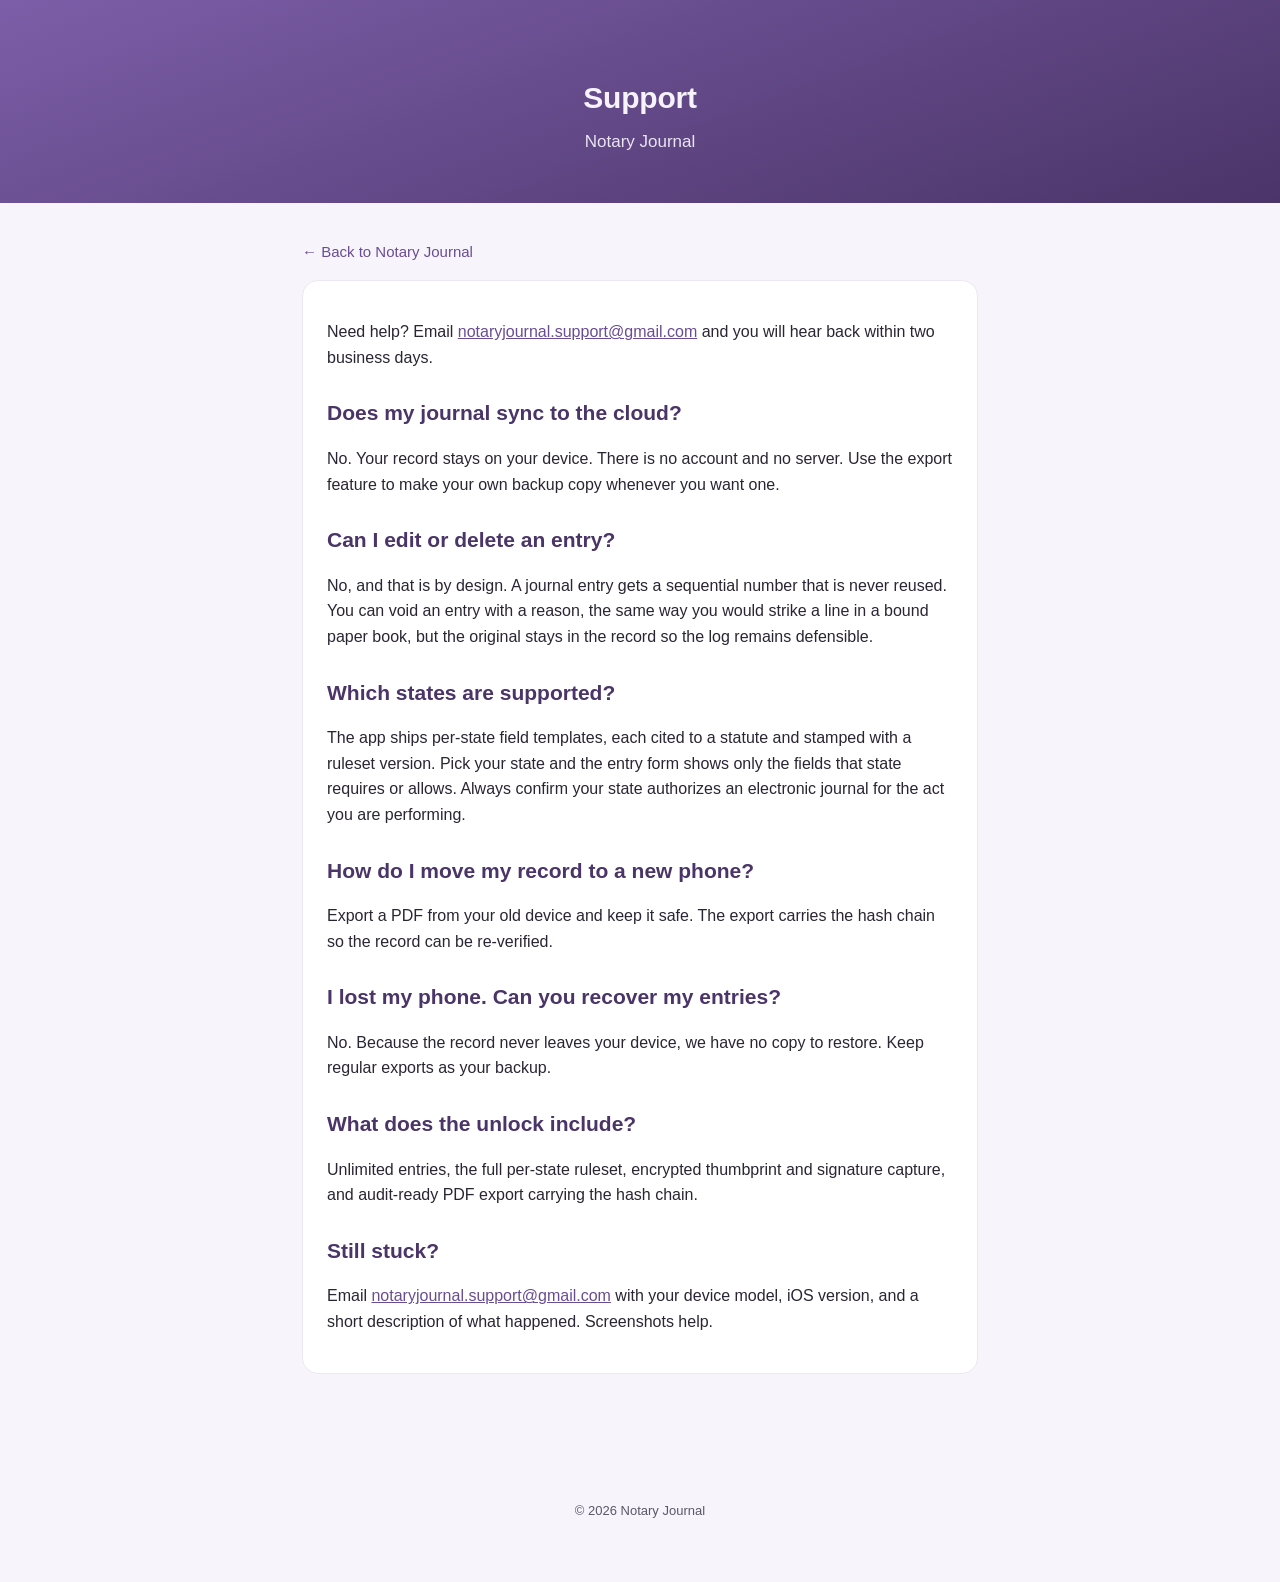
<file: support.html>
<!DOCTYPE html>
<html lang="en">
<head>
<meta charset="utf-8">
<meta name="viewport" content="width=device-width, initial-scale=1">
<title>Support &mdash; Notary Journal</title>
<link rel="stylesheet" href="style.css">
</head>
<body>
<header class="hero">
  <h1>Support</h1>
  <p class="tag">Notary Journal</p>
</header>
<main>
  <a class="back" href="index.html">&larr; Back to Notary Journal</a>
  <div class="card">
    <p>Need help? Email <a href="mailto:notaryjournal.support@gmail.com">notaryjournal.support@gmail.com</a> and you will hear back within two business days.</p>
    <h2>Does my journal sync to the cloud?</h2>
    <p>No. Your record stays on your device. There is no account and no server. Use the export feature to make your own backup copy whenever you want one.</p>
    <h2>Can I edit or delete an entry?</h2>
    <p>No, and that is by design. A journal entry gets a sequential number that is never reused. You can void an entry with a reason, the same way you would strike a line in a bound paper book, but the original stays in the record so the log remains defensible.</p>
    <h2>Which states are supported?</h2>
    <p>The app ships per-state field templates, each cited to a statute and stamped with a ruleset version. Pick your state and the entry form shows only the fields that state requires or allows. Always confirm your state authorizes an electronic journal for the act you are performing.</p>
    <h2>How do I move my record to a new phone?</h2>
    <p>Export a PDF from your old device and keep it safe. The export carries the hash chain so the record can be re-verified.</p>
    <h2>I lost my phone. Can you recover my entries?</h2>
    <p>No. Because the record never leaves your device, we have no copy to restore. Keep regular exports as your backup.</p>
    <h2>What does the unlock include?</h2>
    <p>Unlimited entries, the full per-state ruleset, encrypted thumbprint and signature capture, and audit-ready PDF export carrying the hash chain.</p>
    <h2>Still stuck?</h2>
    <p>Email <a href="mailto:notaryjournal.support@gmail.com">notaryjournal.support@gmail.com</a> with your device model, iOS version, and a short description of what happened. Screenshots help.</p>
  </div>
</main>
<footer><p>&copy; 2026 Notary Journal</p></footer>
</body>
</html>
</file>
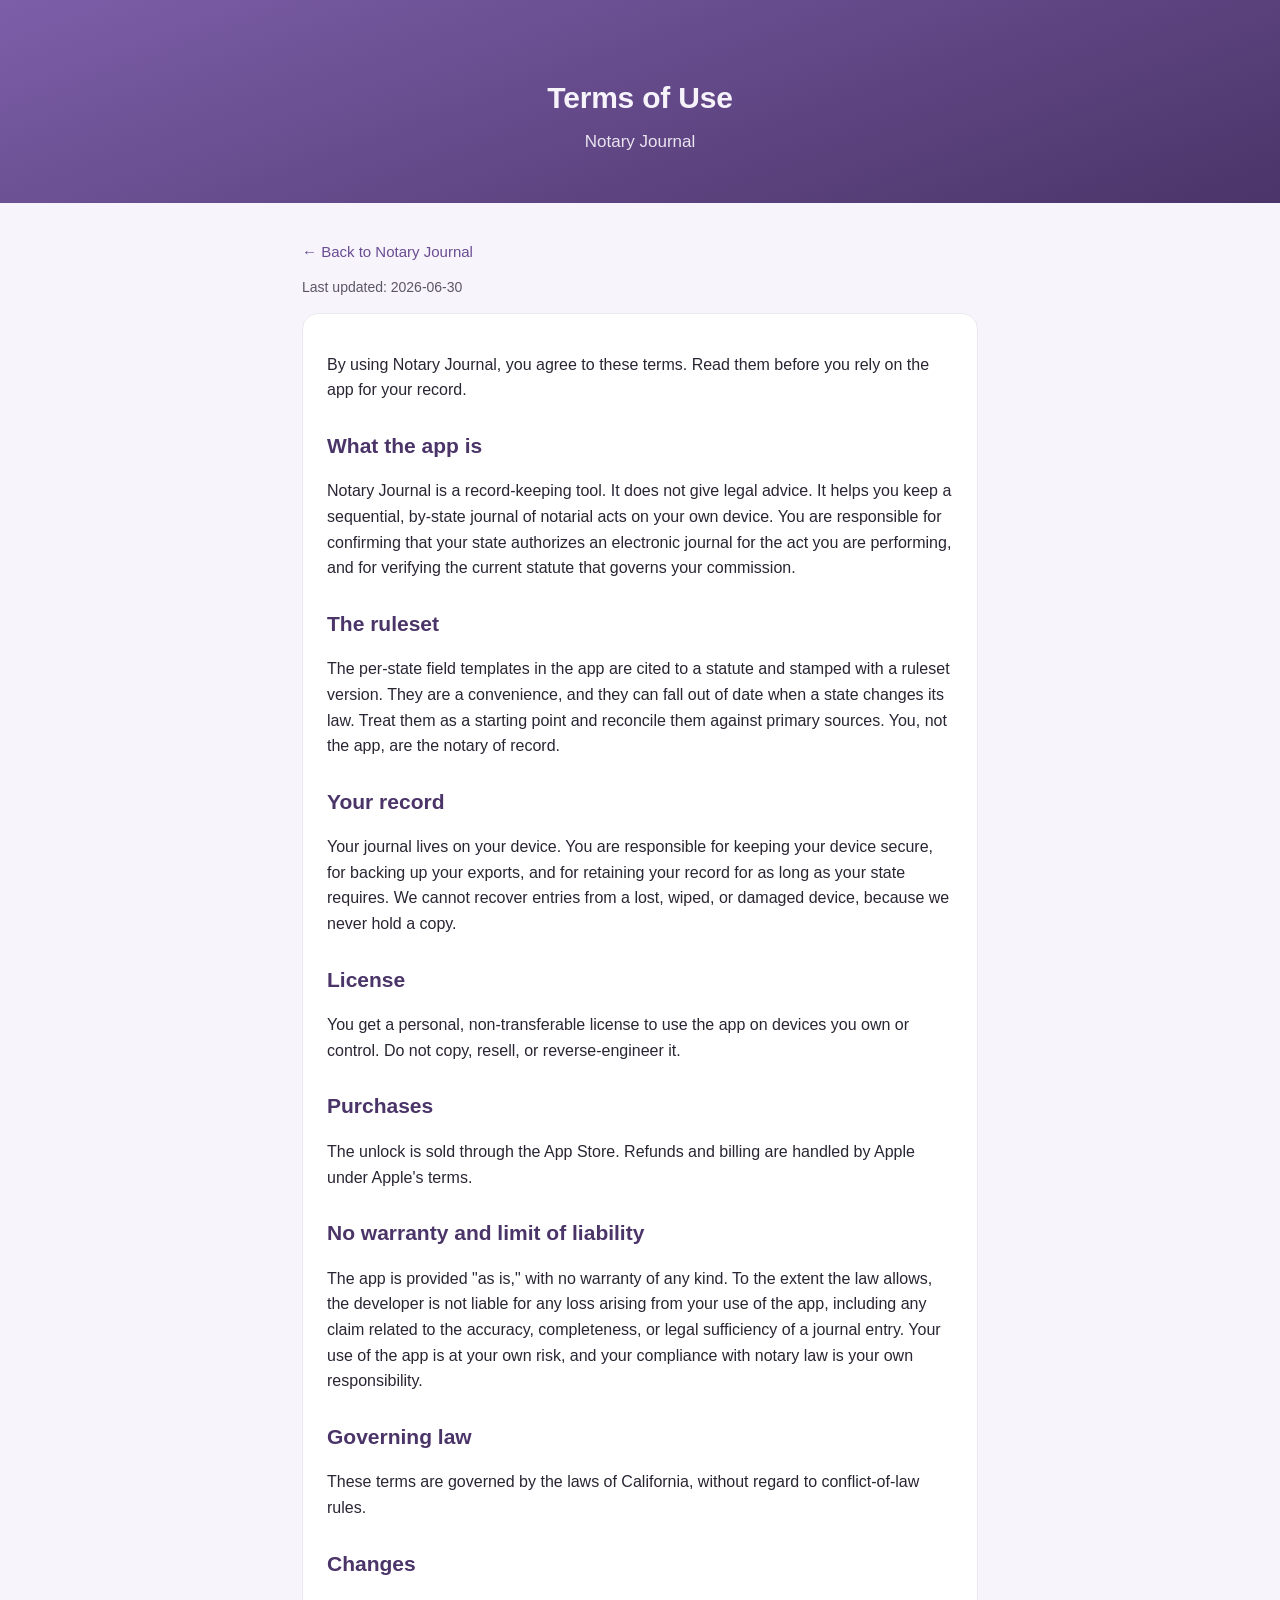
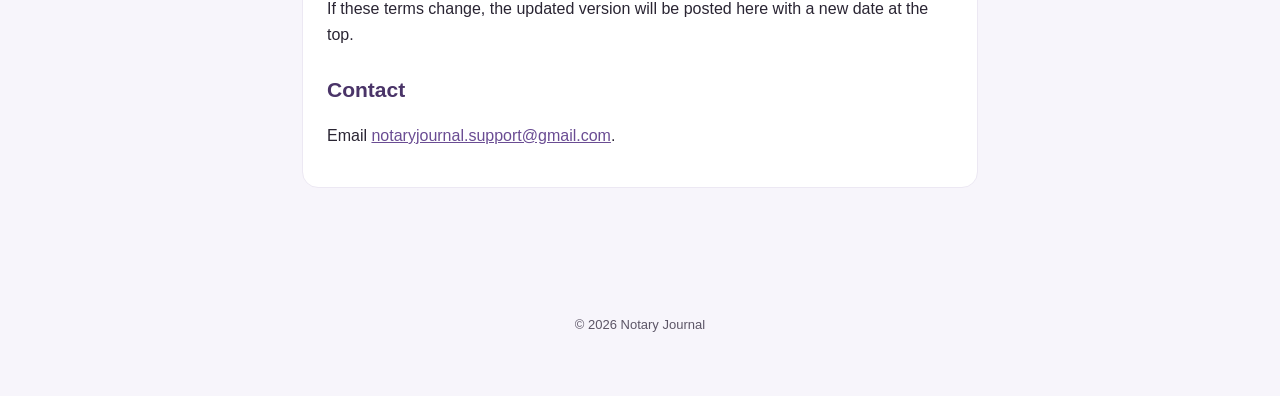
<file: terms.html>
<!DOCTYPE html>
<html lang="en">
<head>
<meta charset="utf-8">
<meta name="viewport" content="width=device-width, initial-scale=1">
<title>Terms of Use &mdash; Notary Journal</title>
<link rel="stylesheet" href="style.css">
</head>
<body>
<header class="hero">
  <h1>Terms of Use</h1>
  <p class="tag">Notary Journal</p>
</header>
<main>
  <a class="back" href="index.html">&larr; Back to Notary Journal</a>
  <p class="updated">Last updated: 2026-06-30</p>
  <div class="card">
    <p>By using Notary Journal, you agree to these terms. Read them before you rely on the app for your record.</p>
    <h2>What the app is</h2>
    <p>Notary Journal is a record-keeping tool. It does not give legal advice. It helps you keep a sequential, by-state journal of notarial acts on your own device. You are responsible for confirming that your state authorizes an electronic journal for the act you are performing, and for verifying the current statute that governs your commission.</p>
    <h2>The ruleset</h2>
    <p>The per-state field templates in the app are cited to a statute and stamped with a ruleset version. They are a convenience, and they can fall out of date when a state changes its law. Treat them as a starting point and reconcile them against primary sources. You, not the app, are the notary of record.</p>
    <h2>Your record</h2>
    <p>Your journal lives on your device. You are responsible for keeping your device secure, for backing up your exports, and for retaining your record for as long as your state requires. We cannot recover entries from a lost, wiped, or damaged device, because we never hold a copy.</p>
    <h2>License</h2>
    <p>You get a personal, non-transferable license to use the app on devices you own or control. Do not copy, resell, or reverse-engineer it.</p>
    <h2>Purchases</h2>
    <p>The unlock is sold through the App Store. Refunds and billing are handled by Apple under Apple's terms.</p>
    <h2>No warranty and limit of liability</h2>
    <p>The app is provided "as is," with no warranty of any kind. To the extent the law allows, the developer is not liable for any loss arising from your use of the app, including any claim related to the accuracy, completeness, or legal sufficiency of a journal entry. Your use of the app is at your own risk, and your compliance with notary law is your own responsibility.</p>
    <h2>Governing law</h2>
    <p>These terms are governed by the laws of California, without regard to conflict-of-law rules.</p>
    <h2>Changes</h2>
    <p>If these terms change, the updated version will be posted here with a new date at the top.</p>
    <h2>Contact</h2>
    <p>Email <a href="mailto:notaryjournal.support@gmail.com">notaryjournal.support@gmail.com</a>.</p>
  </div>
</main>
<footer><p>&copy; 2026 Notary Journal</p></footer>
</body>
</html>
</file>
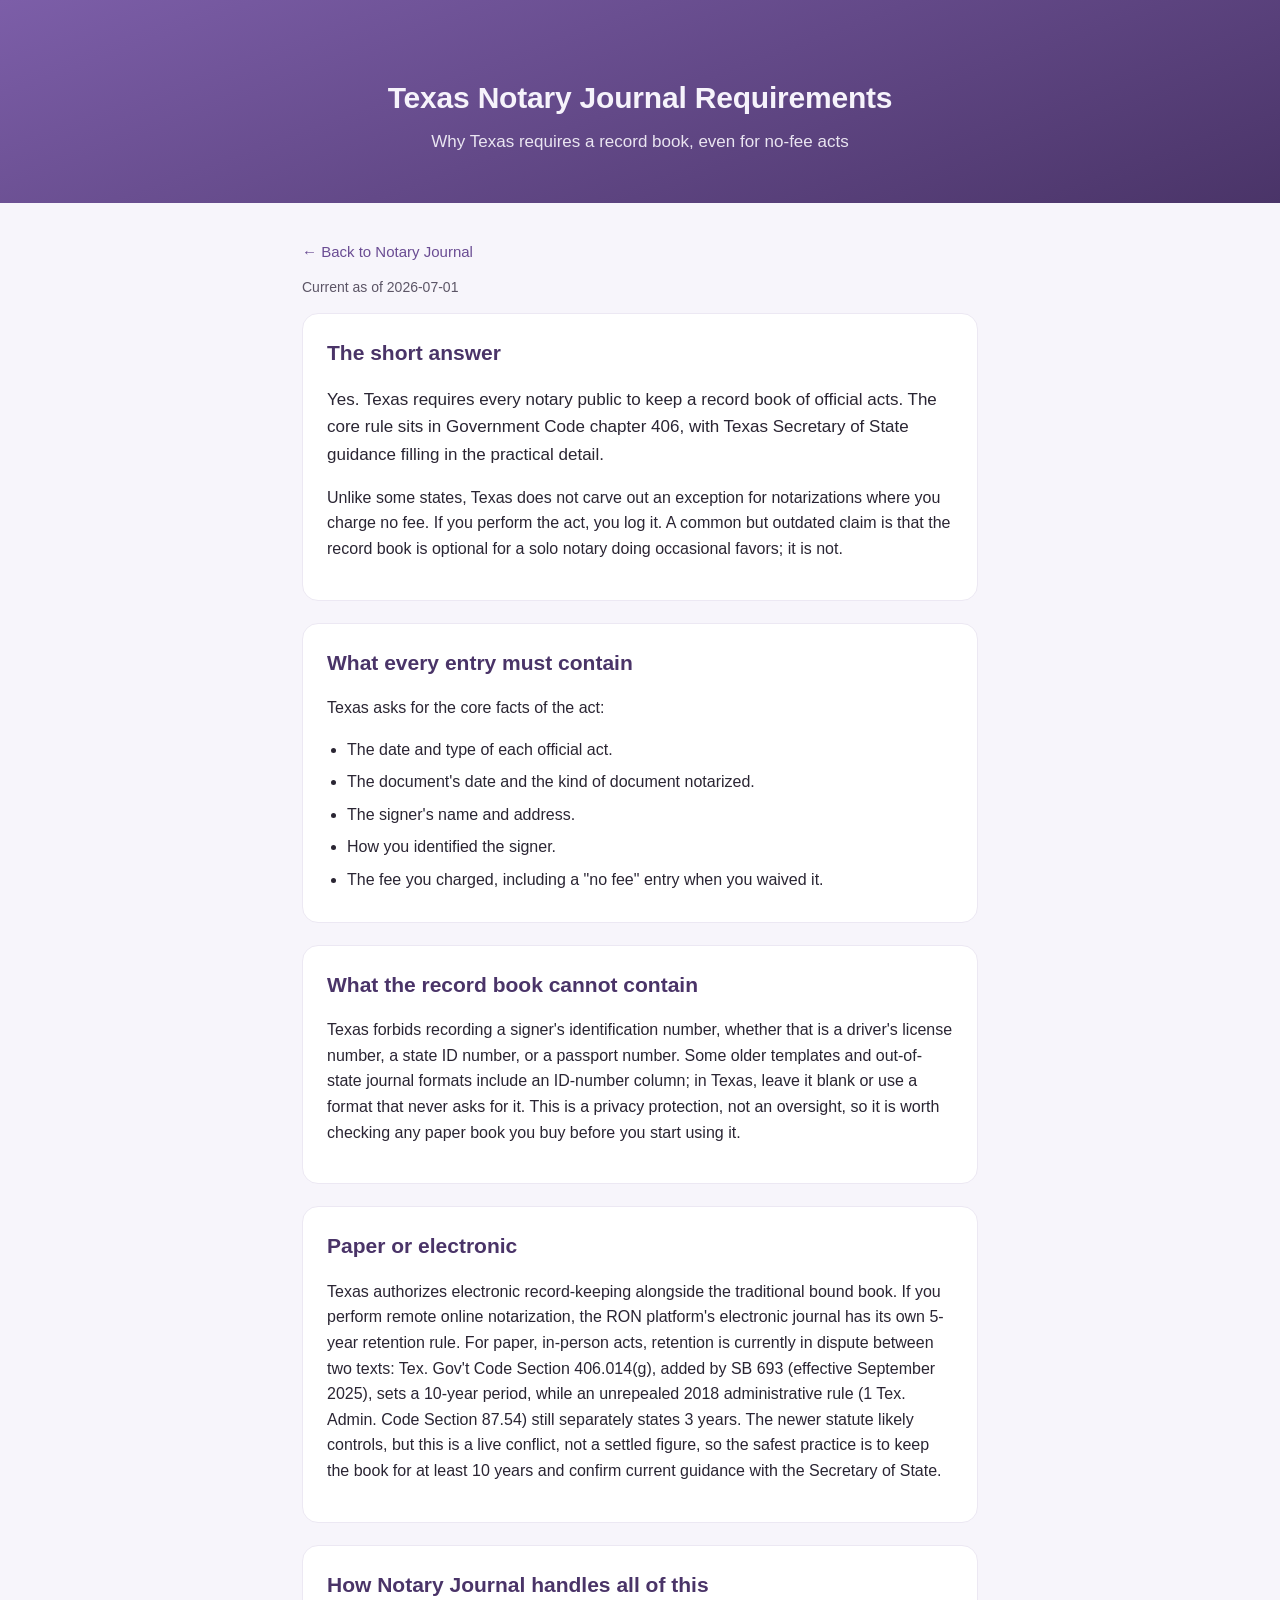
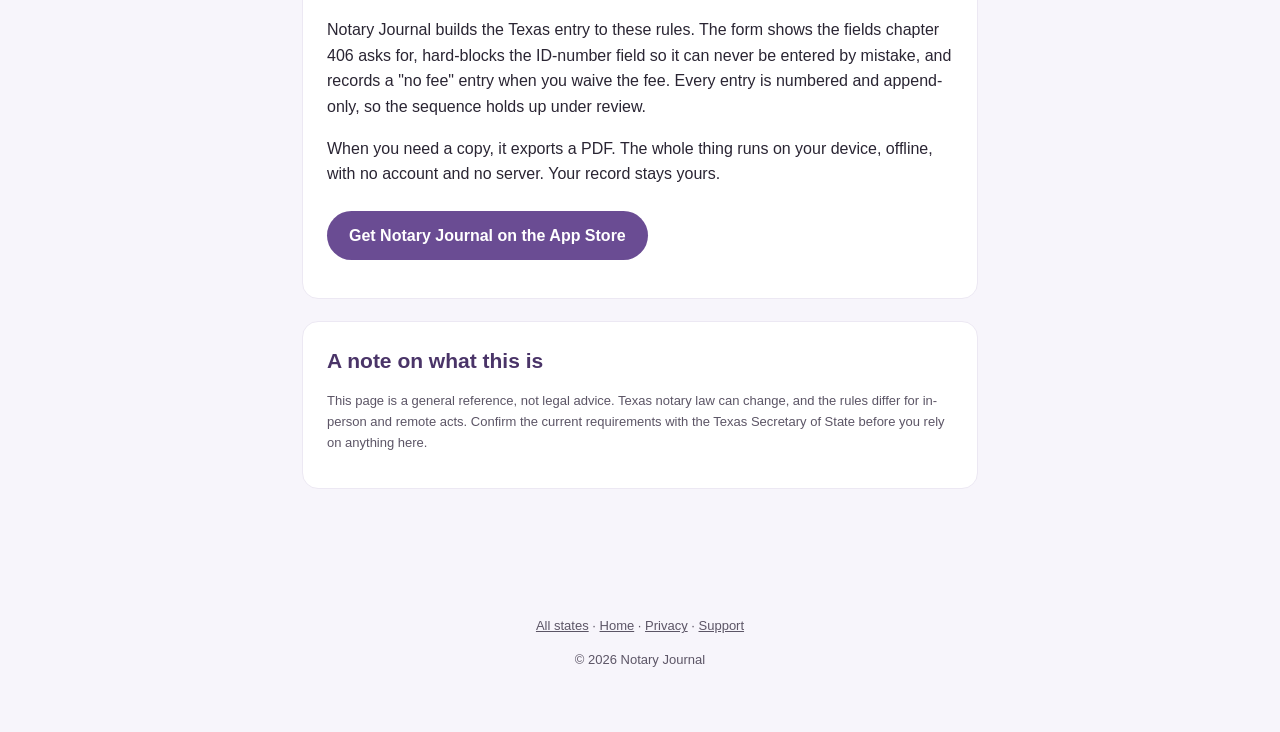
<file: texas.html>
<!DOCTYPE html>
<html lang="en">
<head>
<meta charset="utf-8">
<meta name="viewport" content="width=device-width, initial-scale=1">
<title>Texas Notary Journal Requirements (2026) &mdash; Notary Journal</title>
<meta name="description" content="What Texas requires in a notary record book: the fields Government Code chapter 406 asks for, why you keep a record even when you charge no fee, and what the record book cannot contain. Current as of 2026.">
<link rel="stylesheet" href="style.css">
</head>
<body>
<header class="hero">
  <h1>Texas Notary Journal Requirements</h1>
  <p class="tag">Why Texas requires a record book, even for no-fee acts</p>
</header>
<main>
  <a class="back" href="index.html">&larr; Back to Notary Journal</a>
  <p class="updated">Current as of 2026-07-01</p>

  <div class="card">
    <h2>The short answer</h2>
    <p class="lede">Yes. Texas requires every notary public to keep a record book of official acts. The core rule sits in Government Code chapter 406, with Texas Secretary of State guidance filling in the practical detail.</p>
    <p>Unlike some states, Texas does not carve out an exception for notarizations where you charge no fee. If you perform the act, you log it. A common but outdated claim is that the record book is optional for a solo notary doing occasional favors; it is not.</p>
  </div>

  <div class="card">
    <h2>What every entry must contain</h2>
    <p>Texas asks for the core facts of the act:</p>
    <ul class="spec">
      <li>The date and type of each official act.</li>
      <li>The document's date and the kind of document notarized.</li>
      <li>The signer's name and address.</li>
      <li>How you identified the signer.</li>
      <li>The fee you charged, including a "no fee" entry when you waived it.</li>
    </ul>
  </div>

  <div class="card">
    <h2>What the record book cannot contain</h2>
    <p>Texas forbids recording a signer's identification number, whether that is a driver's license number, a state ID number, or a passport number. Some older templates and out-of-state journal formats include an ID-number column; in Texas, leave it blank or use a format that never asks for it. This is a privacy protection, not an oversight, so it is worth checking any paper book you buy before you start using it.</p>
  </div>

  <div class="card">
    <h2>Paper or electronic</h2>
    <p>Texas authorizes electronic record-keeping alongside the traditional bound book. If you perform remote online notarization, the RON platform's electronic journal has its own 5-year retention rule. For paper, in-person acts, retention is currently in dispute between two texts: Tex. Gov't Code Section 406.014(g), added by SB 693 (effective September 2025), sets a 10-year period, while an unrepealed 2018 administrative rule (1 Tex. Admin. Code Section 87.54) still separately states 3 years. The newer statute likely controls, but this is a live conflict, not a settled figure, so the safest practice is to keep the book for at least 10 years and confirm current guidance with the Secretary of State.</p>
  </div>

  <div class="card">
    <h2>How Notary Journal handles all of this</h2>
    <p>Notary Journal builds the Texas entry to these rules. The form shows the fields chapter 406 asks for, hard-blocks the ID-number field so it can never be entered by mistake, and records a "no fee" entry when you waive the fee. Every entry is numbered and append-only, so the sequence holds up under review.</p>
    <p>When you need a copy, it exports a PDF. The whole thing runs on your device, offline, with no account and no server. Your record stays yours.</p>
    <p><a class="cta" href="https://apps.apple.com/app/id6786334880">Get Notary Journal on the App Store</a></p>
  </div>

  <div class="card">
    <h2>A note on what this is</h2>
    <p class="subnote">This page is a general reference, not legal advice. Texas notary law can change, and the rules differ for in-person and remote acts. Confirm the current requirements with the Texas Secretary of State before you rely on anything here.</p>
  </div>
</main>
<footer>
  <p><a href="states.html">All states</a> &middot; <a href="index.html">Home</a> &middot; <a href="privacy.html">Privacy</a> &middot; <a href="support.html">Support</a></p>
  <p>&copy; 2026 Notary Journal</p>
</footer>
</body>
</html>
</file>
<file: style.css>
:root {
  --purple: #6a4c93;
  --purple-deep: #4a3468;
  --ink: #2a2533;
  --muted: #5c5566;
  --bg: #f7f5fb;
}
* { box-sizing: border-box; }
body {
  margin: 0;
  font-family: -apple-system, BlinkMacSystemFont, "Segoe UI", Roboto, Helvetica, Arial, sans-serif;
  color: var(--ink);
  background: var(--bg);
  line-height: 1.6;
}
header.hero {
  background: linear-gradient(160deg, #7c5ea8 0%, var(--purple-deep) 100%);
  color: #f6f3fb;
  text-align: center;
  padding: 56px 20px 48px;
}
header.hero img.icon {
  width: 104px; height: 104px;
  border-radius: 24px;
  box-shadow: 0 10px 30px rgba(0,0,0,.28);
}
header.hero h1 { margin: 18px 0 6px; font-size: 30px; letter-spacing: -0.2px; }
header.hero p.tag { margin: 0; font-size: 17px; opacity: .92; }
main {
  max-width: 720px;
  margin: 0 auto;
  padding: 36px 22px 64px;
}
.card {
  background: #fff;
  border: 1px solid #ece8f3;
  border-radius: 16px;
  padding: 22px 24px;
  margin-bottom: 22px;
}
h2 { color: var(--purple-deep); font-size: 21px; margin: 26px 0 8px; }
h2:first-child { margin-top: 0; }
a { color: var(--purple); }
.nav { display: flex; gap: 14px; flex-wrap: wrap; justify-content: center; margin-top: 22px; }
.nav a {
  display: inline-block;
  background: rgba(255,255,255,.16);
  color: #f6f3fb;
  text-decoration: none;
  padding: 9px 16px;
  border-radius: 999px;
  font-size: 15px;
}
.nav a:hover { background: rgba(255,255,255,.28); }
.back { display: inline-block; margin-bottom: 16px; font-size: 15px; text-decoration: none; }
.updated { color: var(--muted); font-size: 14px; margin-top: -4px; }
footer {
  text-align: center;
  color: var(--muted);
  font-size: 13px;
  padding: 28px 20px 48px;
}
footer a { color: var(--muted); }
.cta {
  display: inline-block;
  background: var(--purple);
  color: #fff;
  text-decoration: none;
  padding: 12px 22px;
  border-radius: 999px;
  font-weight: 600;
  margin-top: 8px;
}
.cta:hover { background: var(--purple-deep); }
.lede { font-size: 17px; }
ul.spec { margin: 6px 0 2px; padding-left: 20px; }
ul.spec li { margin-bottom: 7px; }
.tablewrap {
  overflow-x: auto;
  -webkit-overflow-scrolling: touch;
  border: 1px solid #ece8f3;
  border-radius: 12px;
  margin: 8px 0 4px;
}
table { border-collapse: collapse; width: 100%; font-size: 14px; min-width: 560px; }
th, td { text-align: left; padding: 9px 12px; border-bottom: 1px solid #efecf5; vertical-align: top; }
th { color: var(--purple-deep); background: #faf8fd; font-weight: 600; position: sticky; top: 0; }
tbody tr:last-child td { border-bottom: none; }
td.st { font-weight: 600; white-space: nowrap; }
.subnote { color: var(--muted); font-size: 13px; }
</file>
